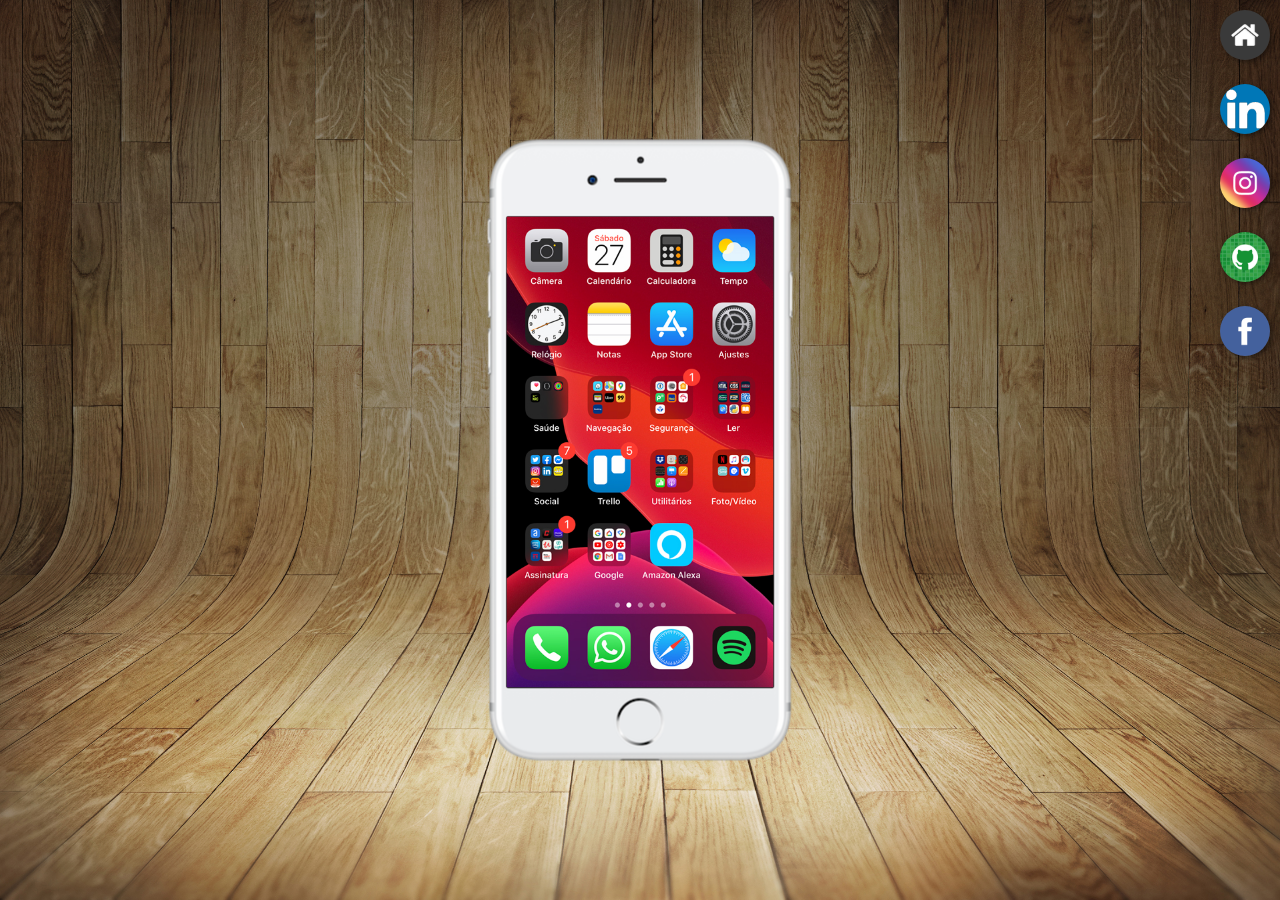
<file: index.html>
<!DOCTYPE html>
<html lang="pt-br">
<head>
    <meta charset="UTF-8">
    <meta http-equiv="X-UA-Compatible" content="IE=edge">
    <meta name="viewport" content="width=device-width, initial-scale=1.0">
    <title>Projeto redes sociais</title>
    <link rel="shortcut icon" href="favicon.ico" type="image/x-icon">
    <link rel="stylesheet" href="estilos/style.css">
</head>
<body>
    <main>
        <section id="phone">
            <iframe src="home.html" name="screen" id="screen" frameborder="0">Seu navegador não é compatível com isso</iframe>
        </section>
            
        <section>
            <a href="home.html" target="screen" ><img src="imagens/logo-home.jpg" alt="home"></a><br>
            <a href="linkedin.html" target="screen"><img src="imagens/logo-linkedin2.png" alt="linkedin"></a><br>
            <a href="instagram.html" target="screen"><img src="imagens/logo-instagram.jpg" alt="instagram"></a><br>
            <a href="github.html" target="screen"><img src="imagens/logo-github.jpg" alt="github"></a><br>
            <a href="facebook.html" target="screen"><img src="imagens/logo-facebook.jpg" alt="facebook"></a>
        </section>
    </main>
</body>
</html>
</file>
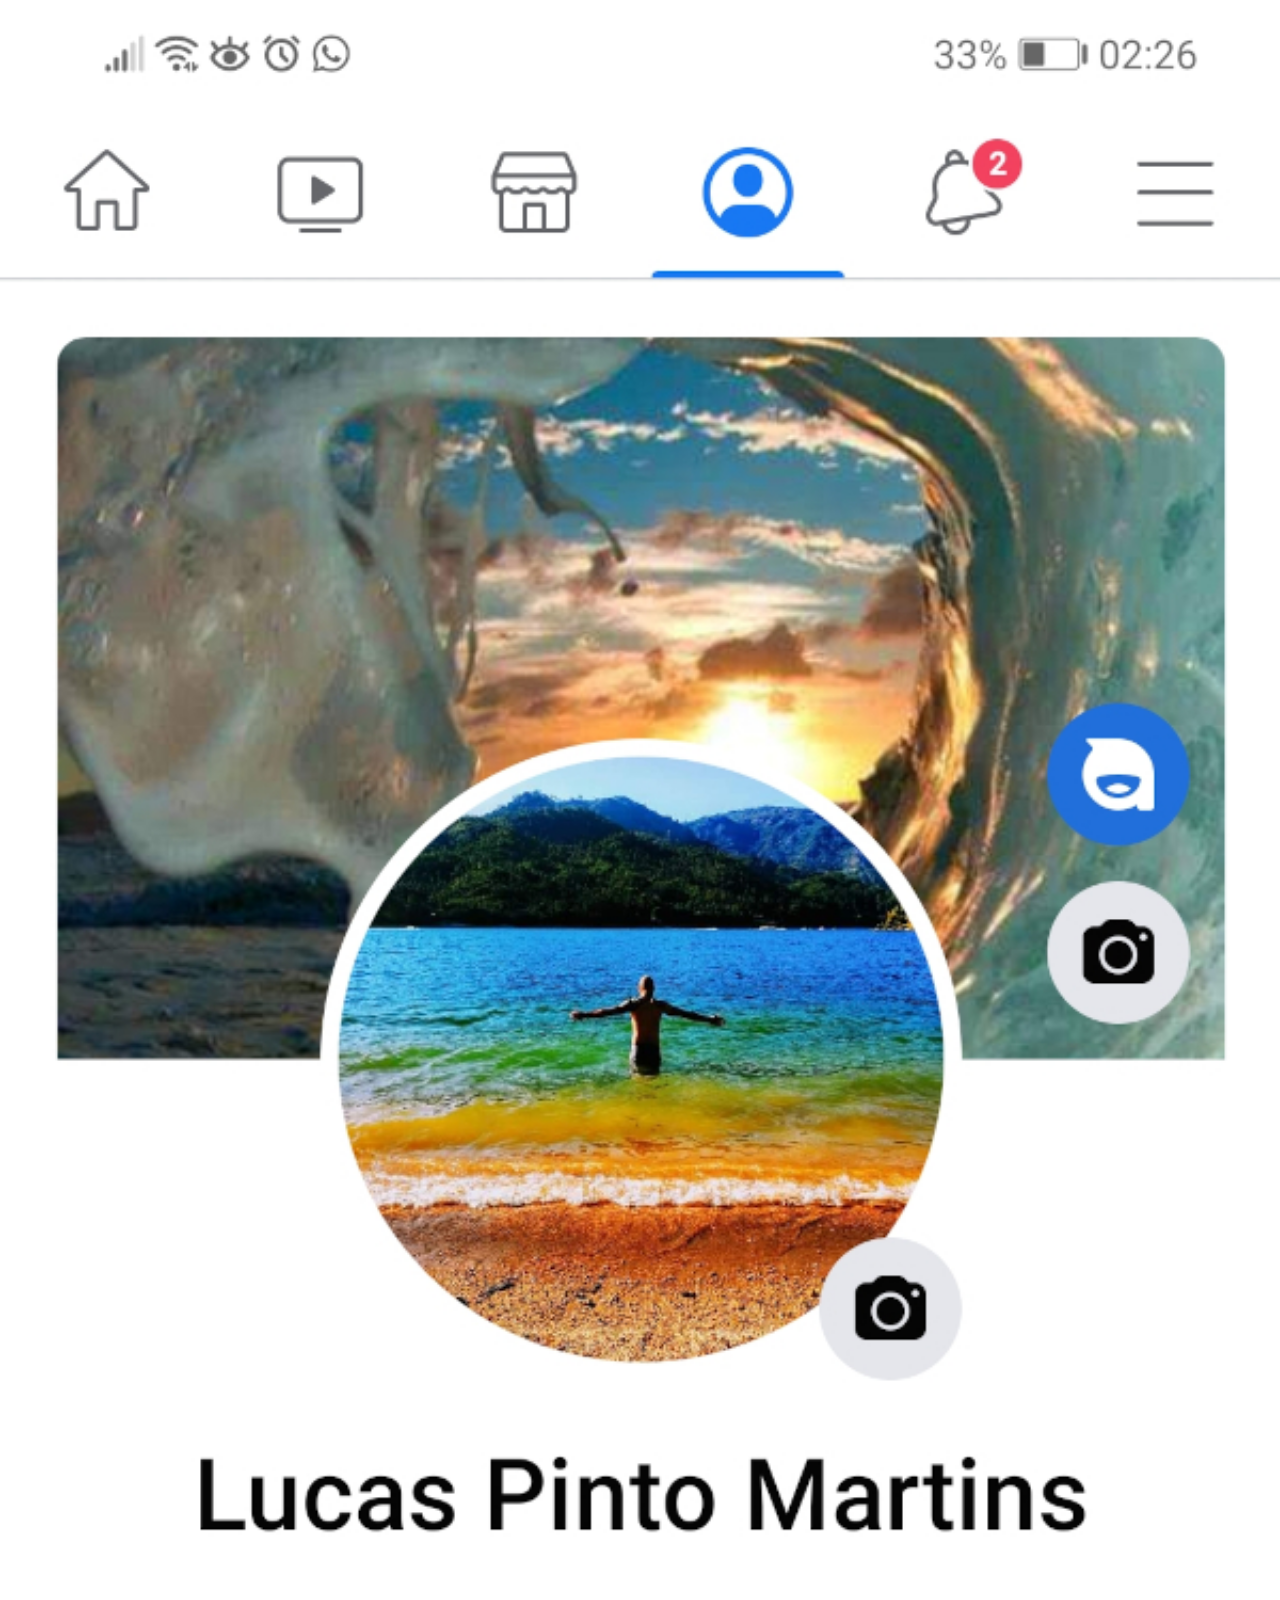
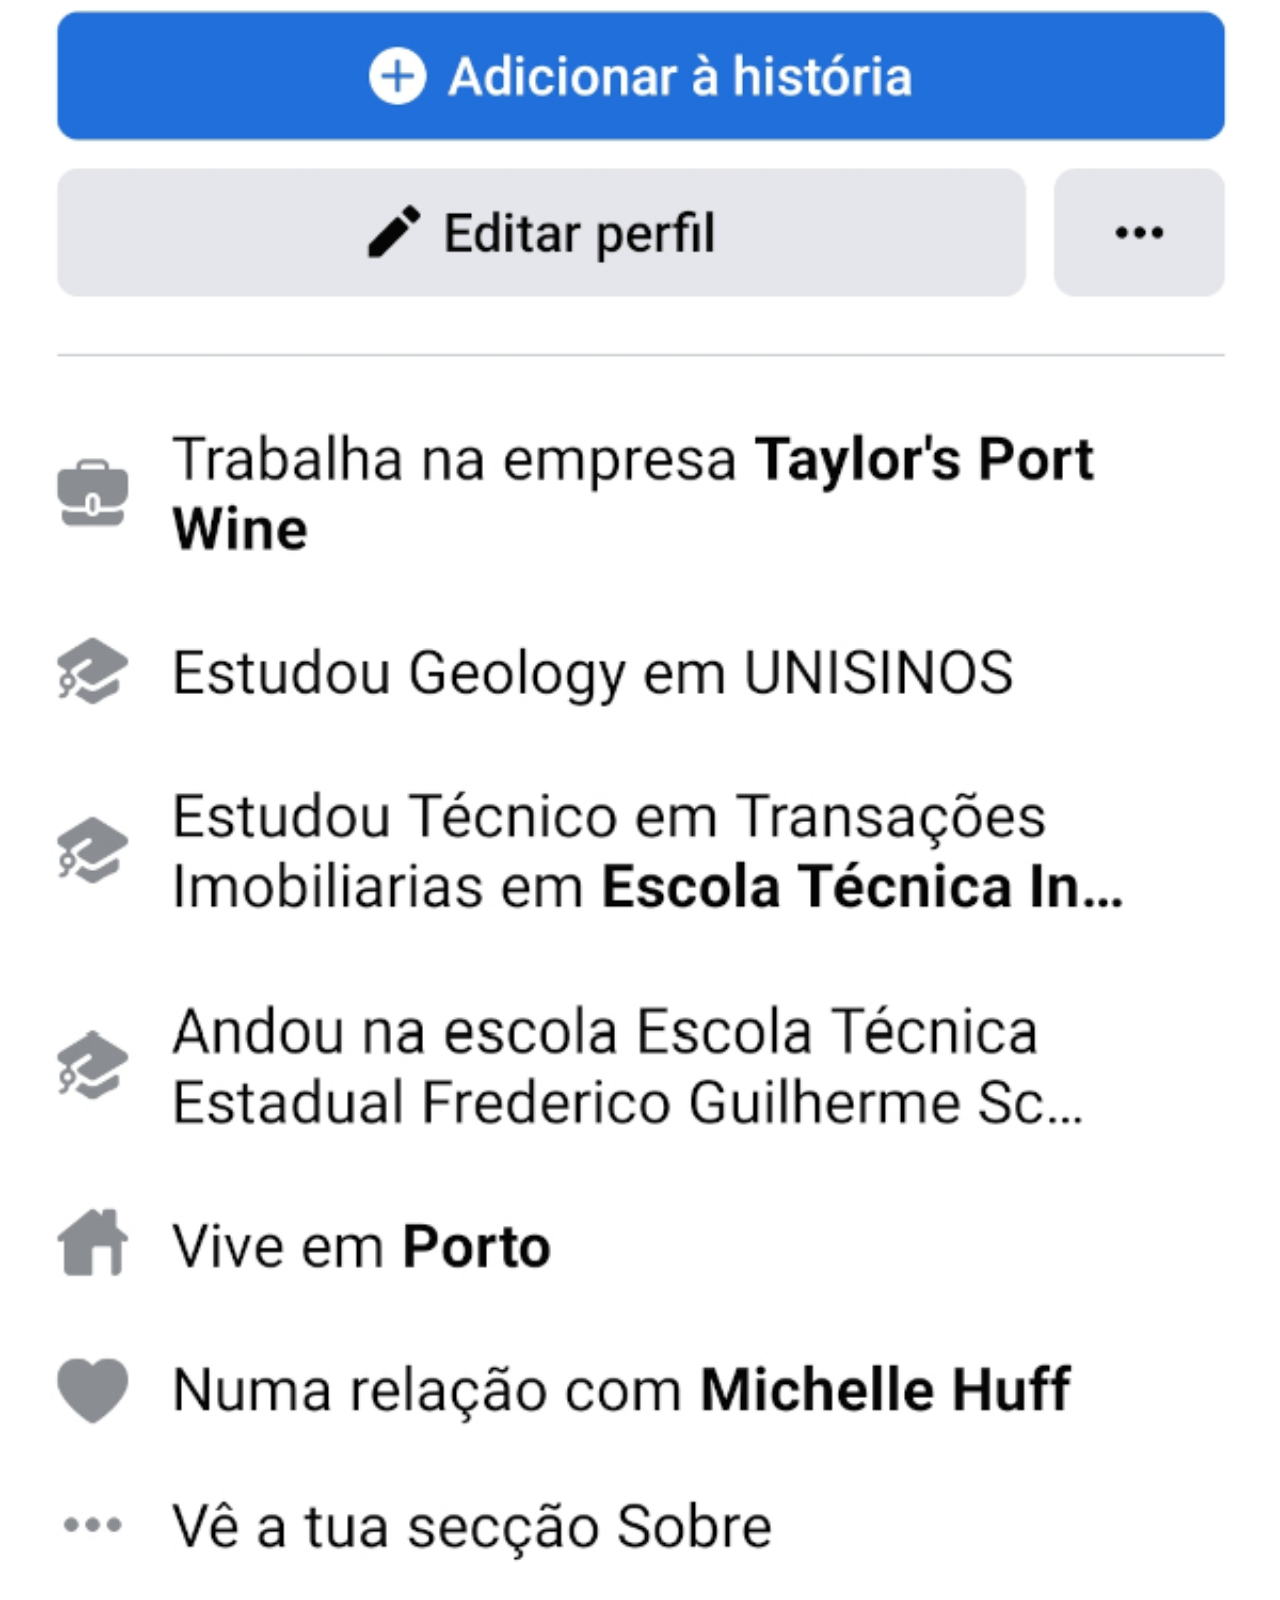
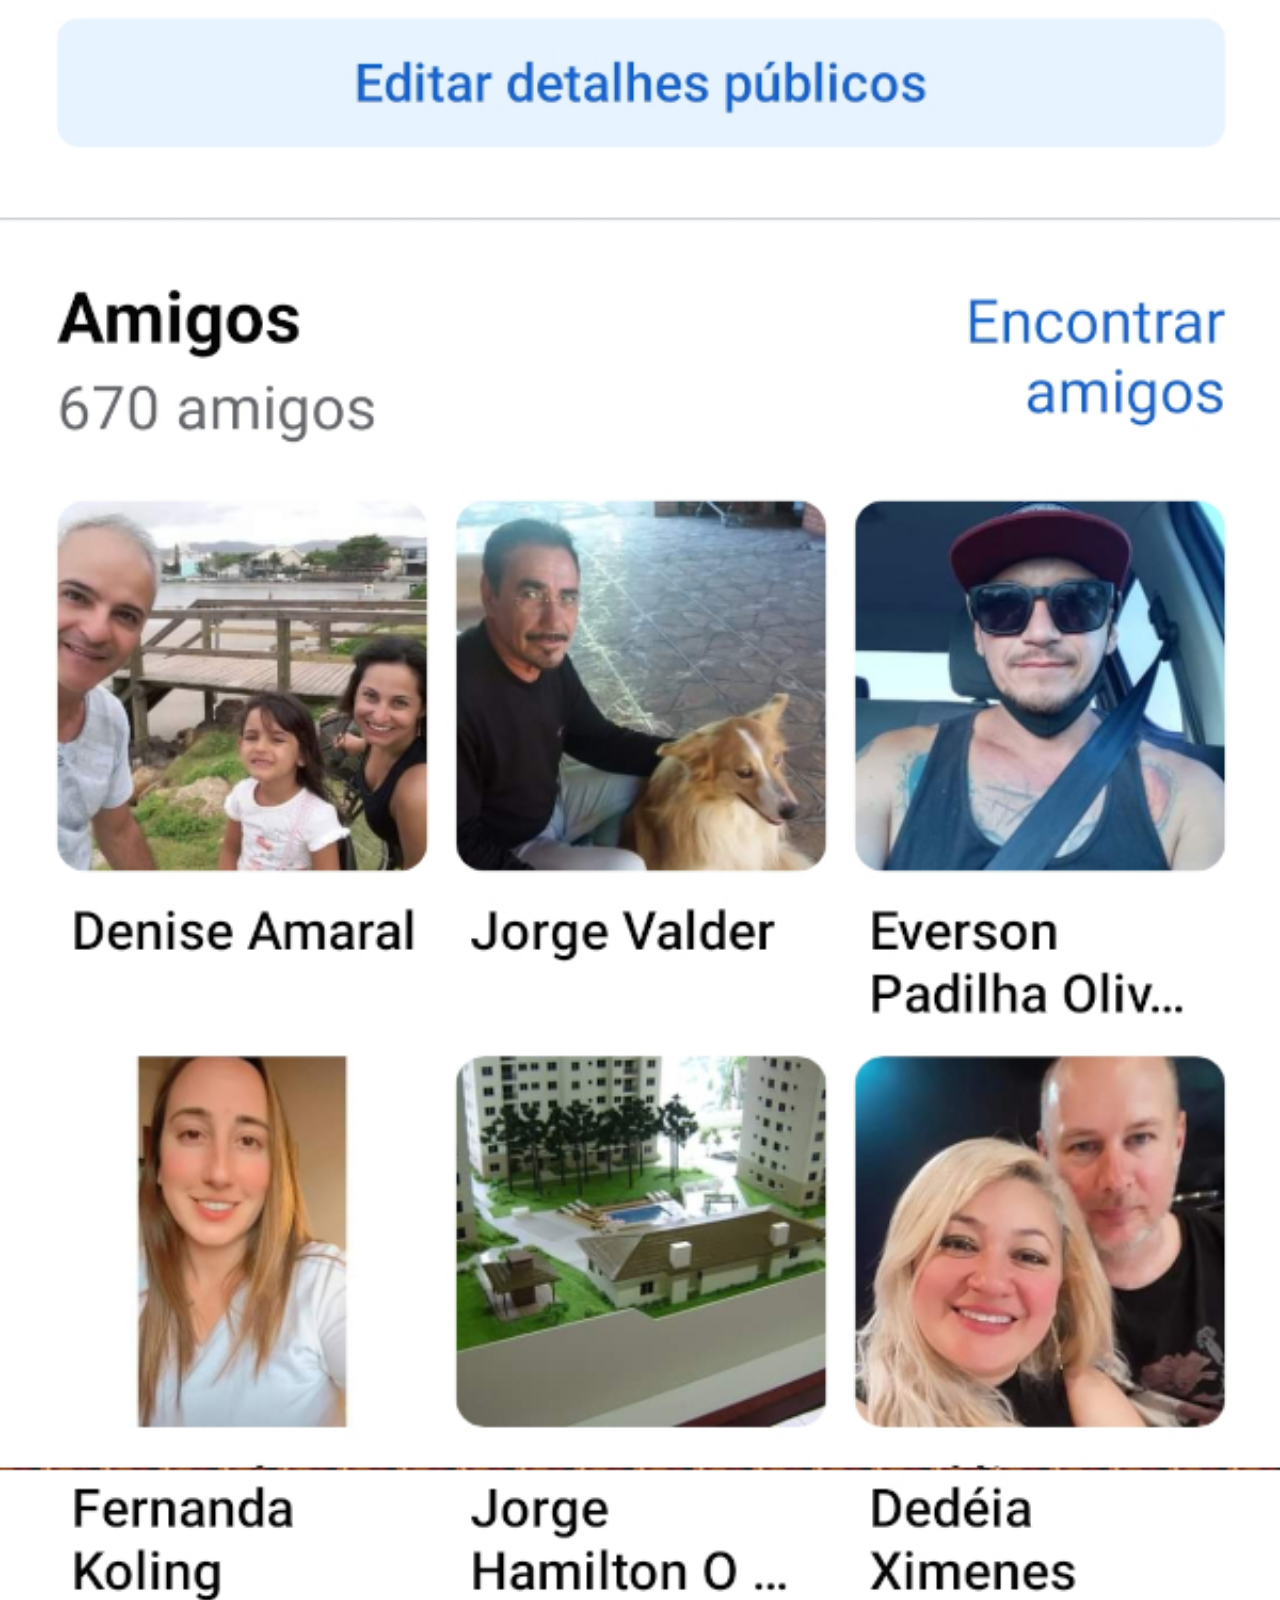
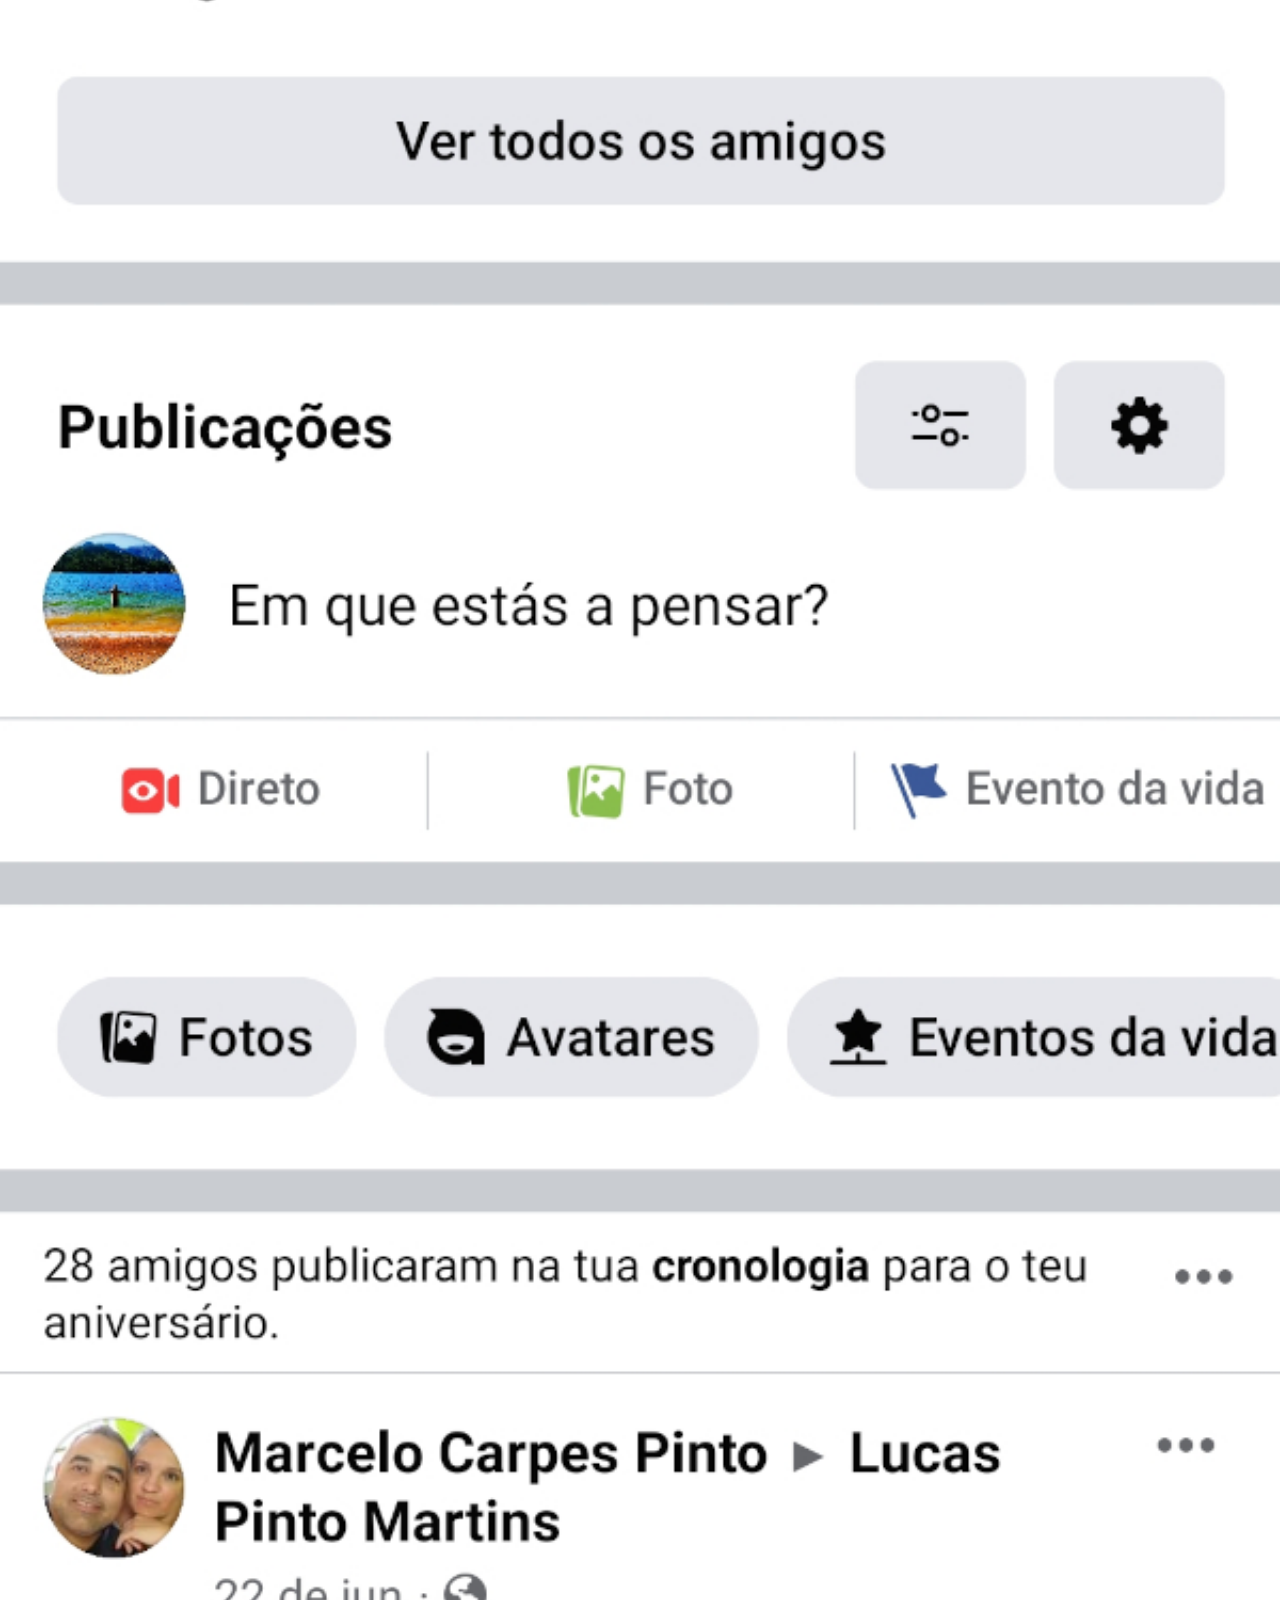
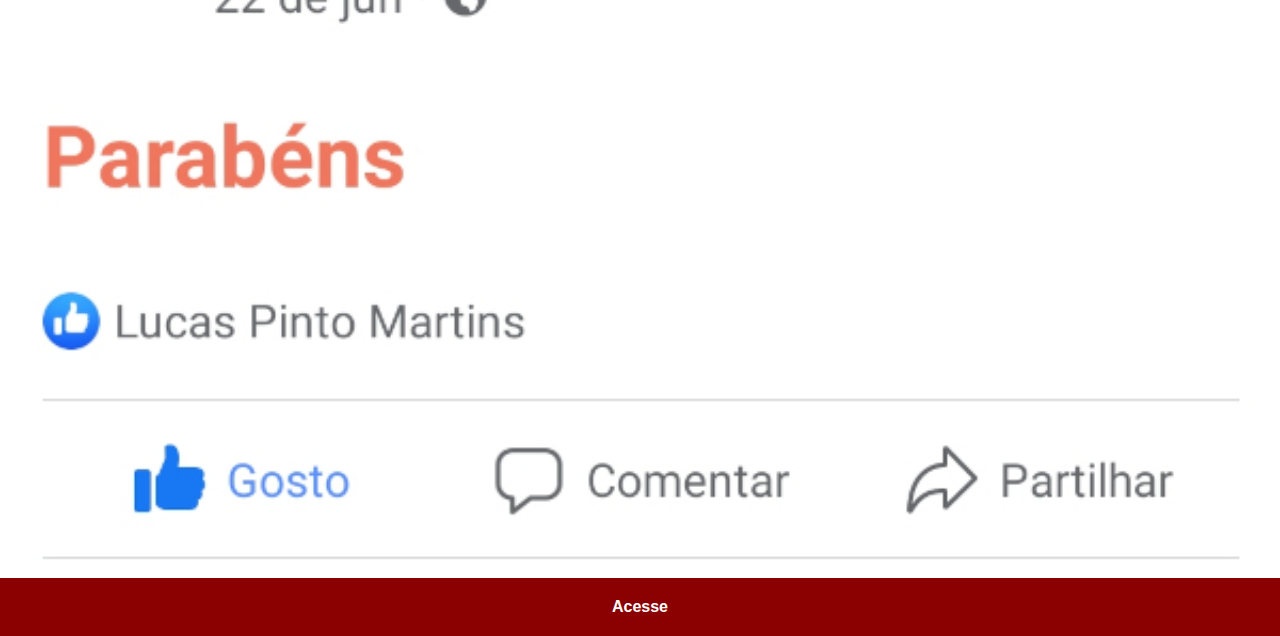
<file: facebook.html>
<!DOCTYPE html>
<html lang="pt-br">
<head>
    <meta charset="UTF-8">
    <meta http-equiv="X-UA-Compatible" content="IE=edge">
    <meta name="viewport" content="width=device-width, initial-scale=1.0">
    <title>Facebook</title>
    <link rel="stylesheet" href="estilos/social.css">
</head>
<body>
    <img src="imagens/tela-facebook.jpg" alt="Facebook">
    <a href="https://www.facebook.com/lucas.pintomartins" target="_blank">Acesse</a>
</body>
</html>
</file>
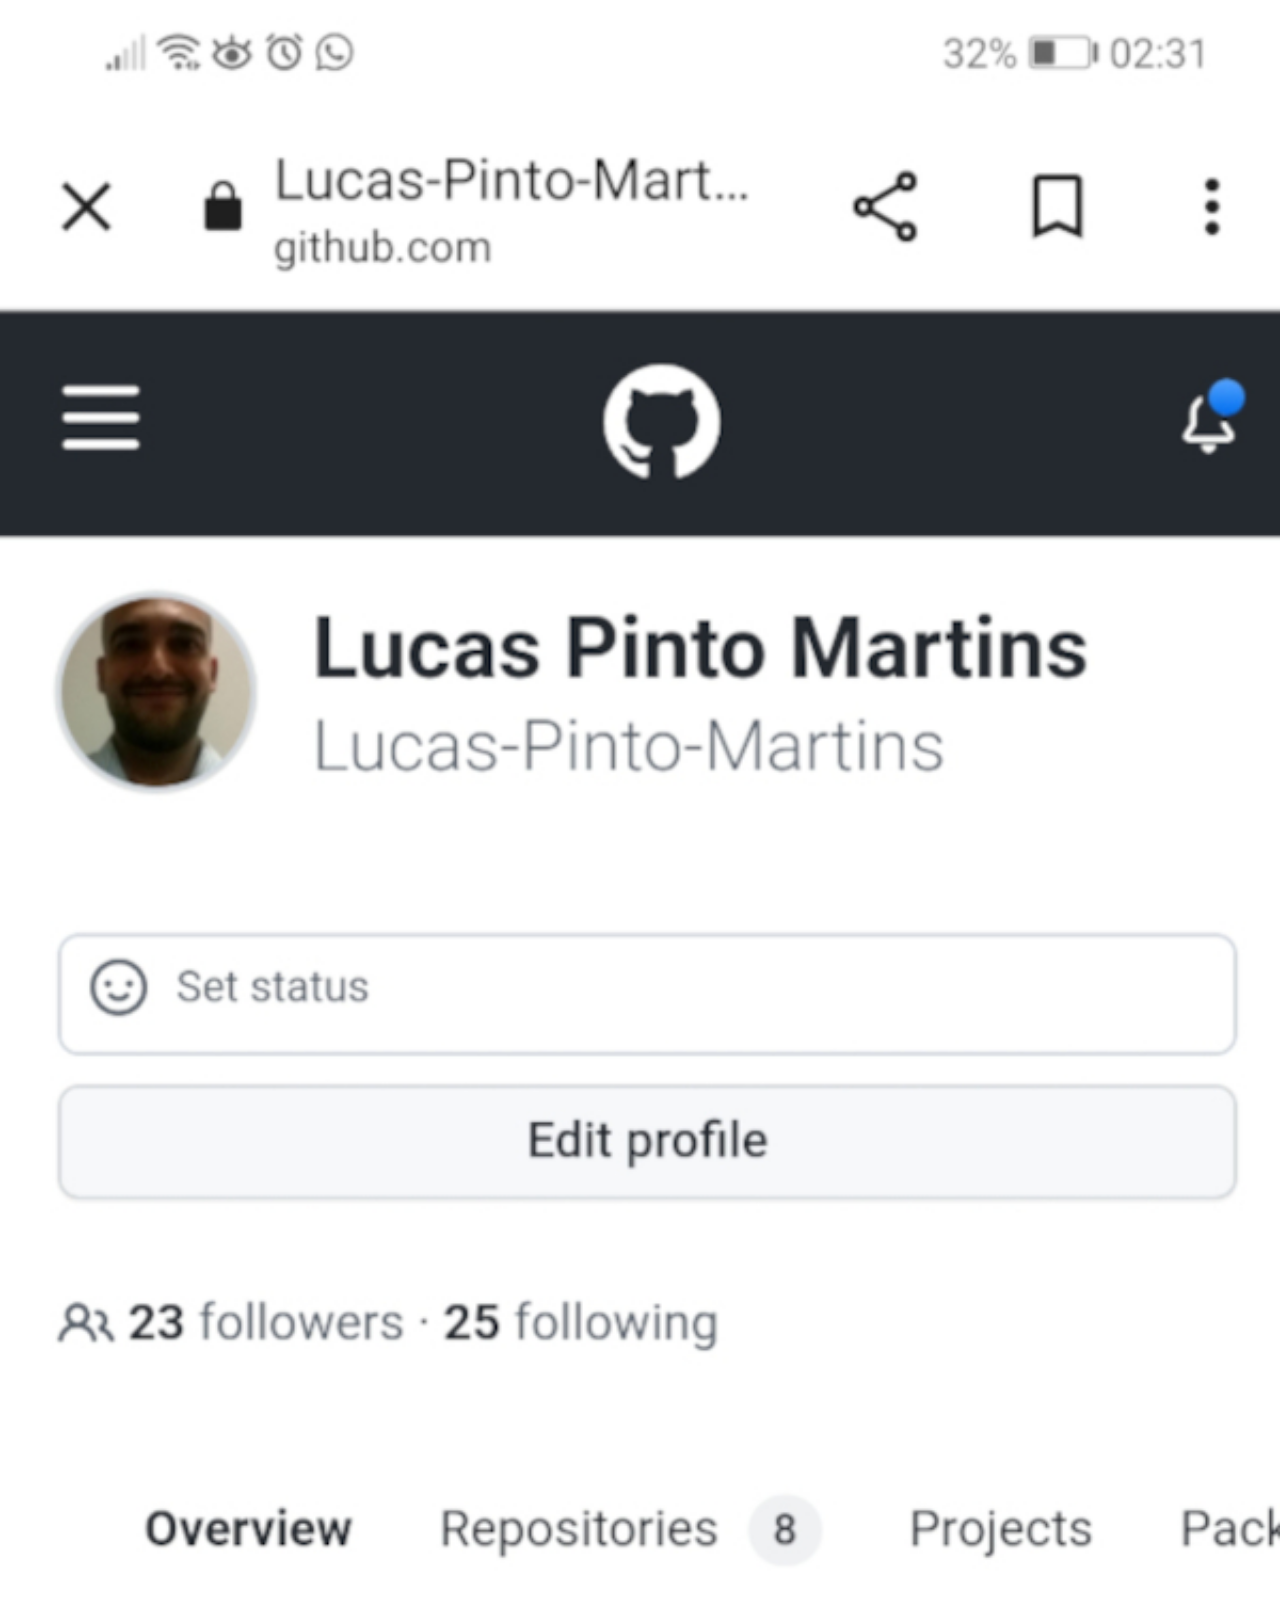
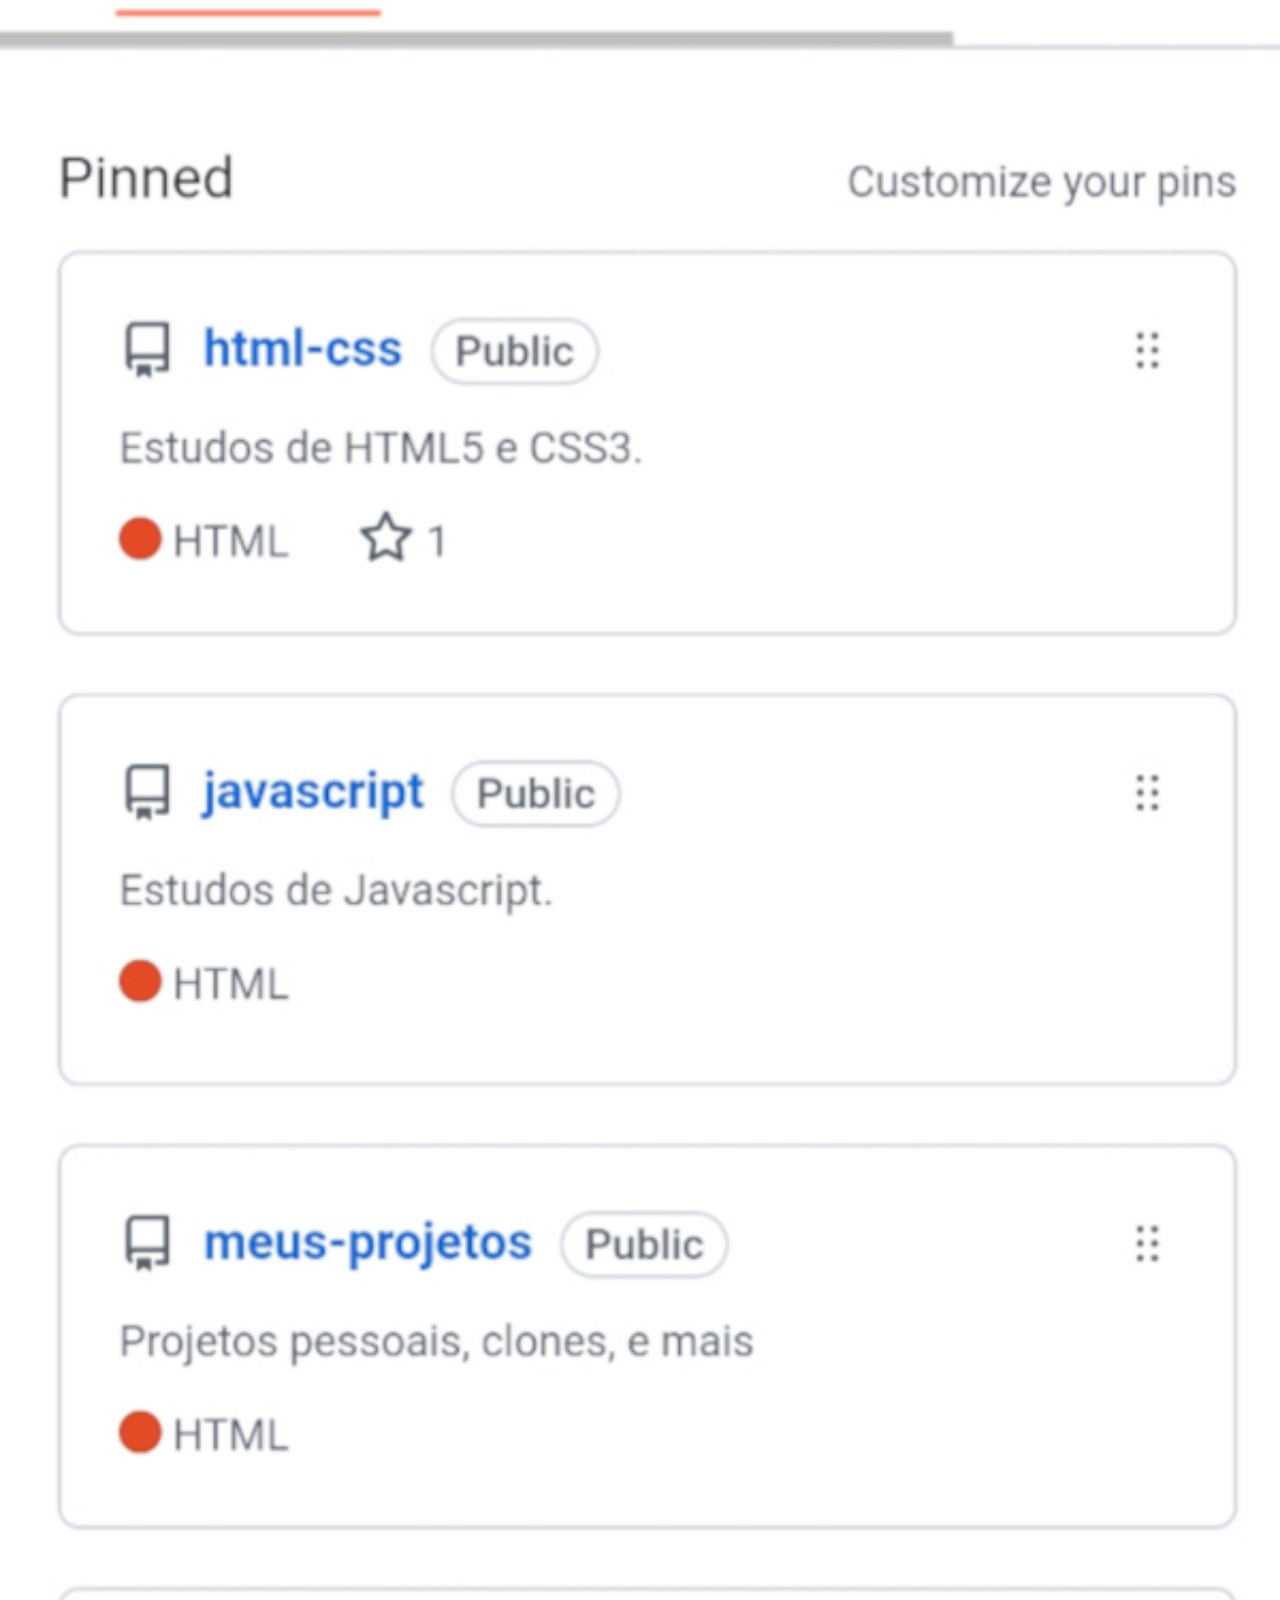
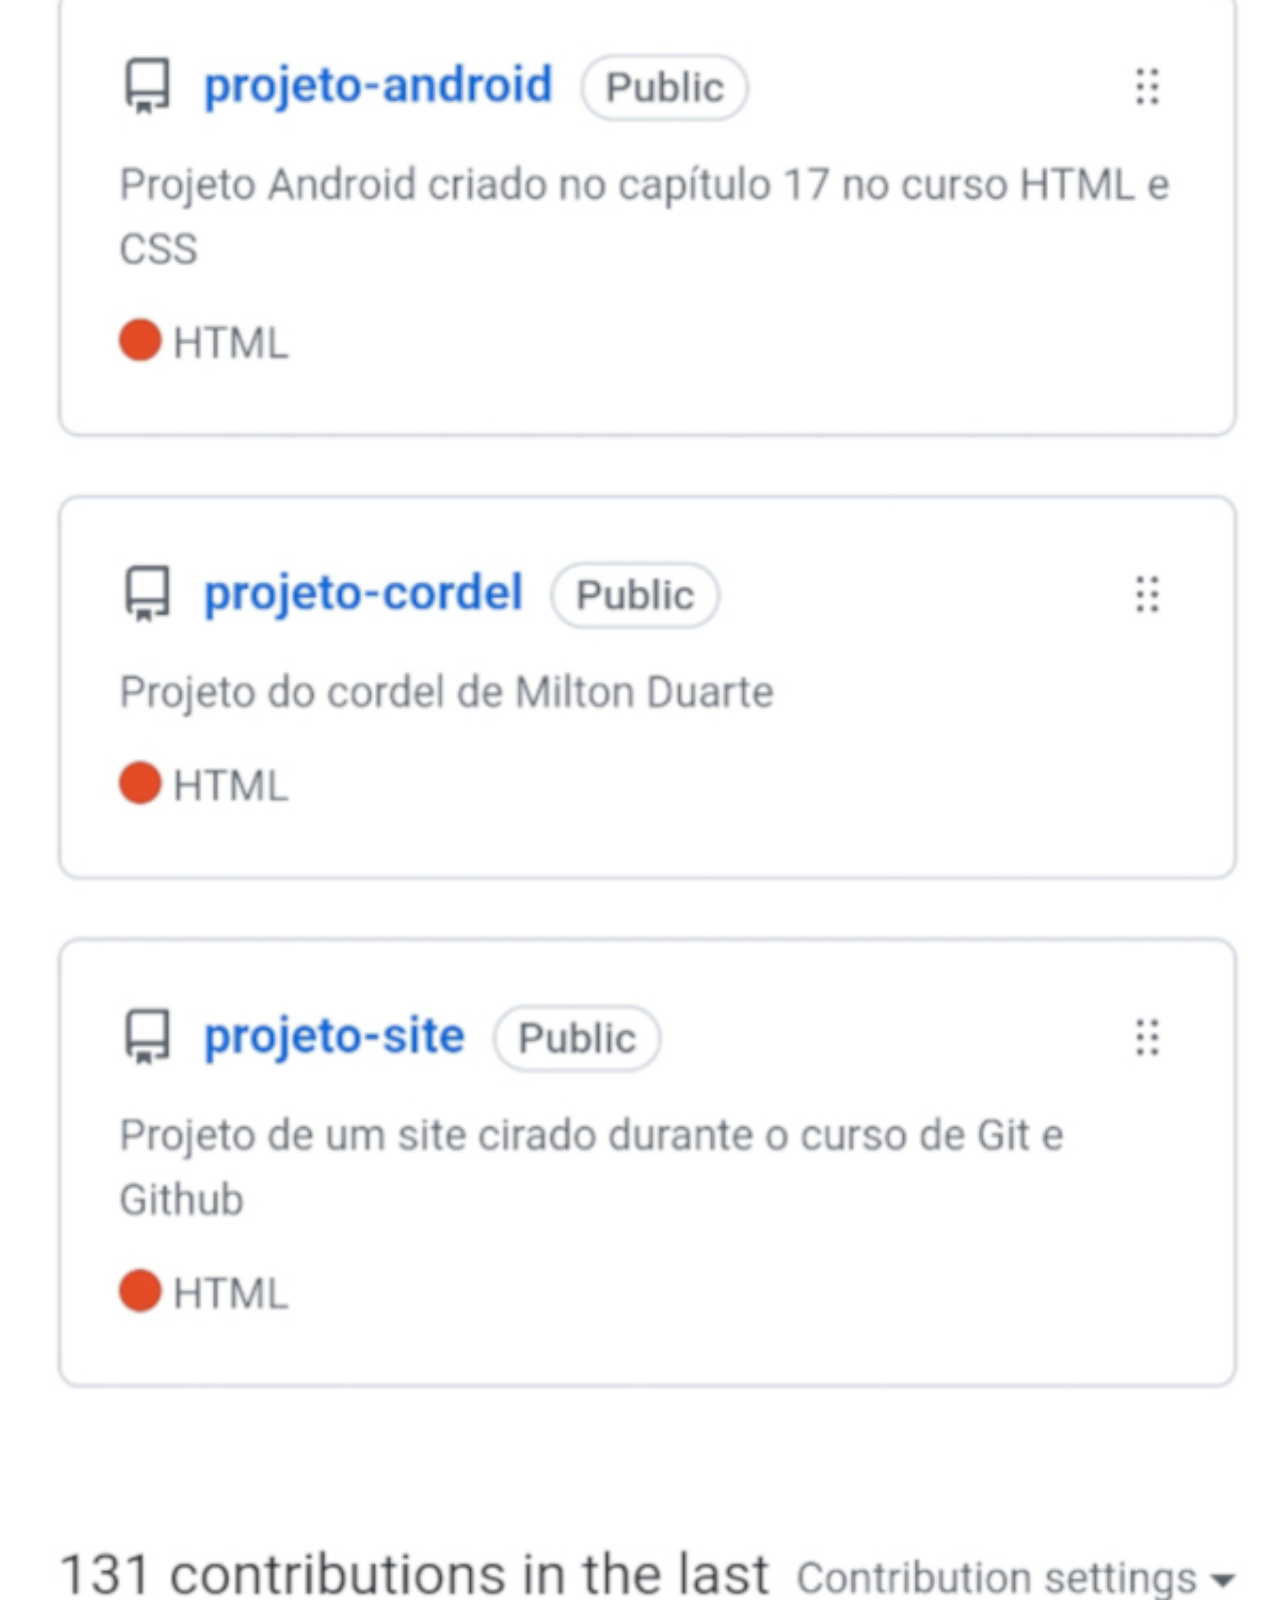
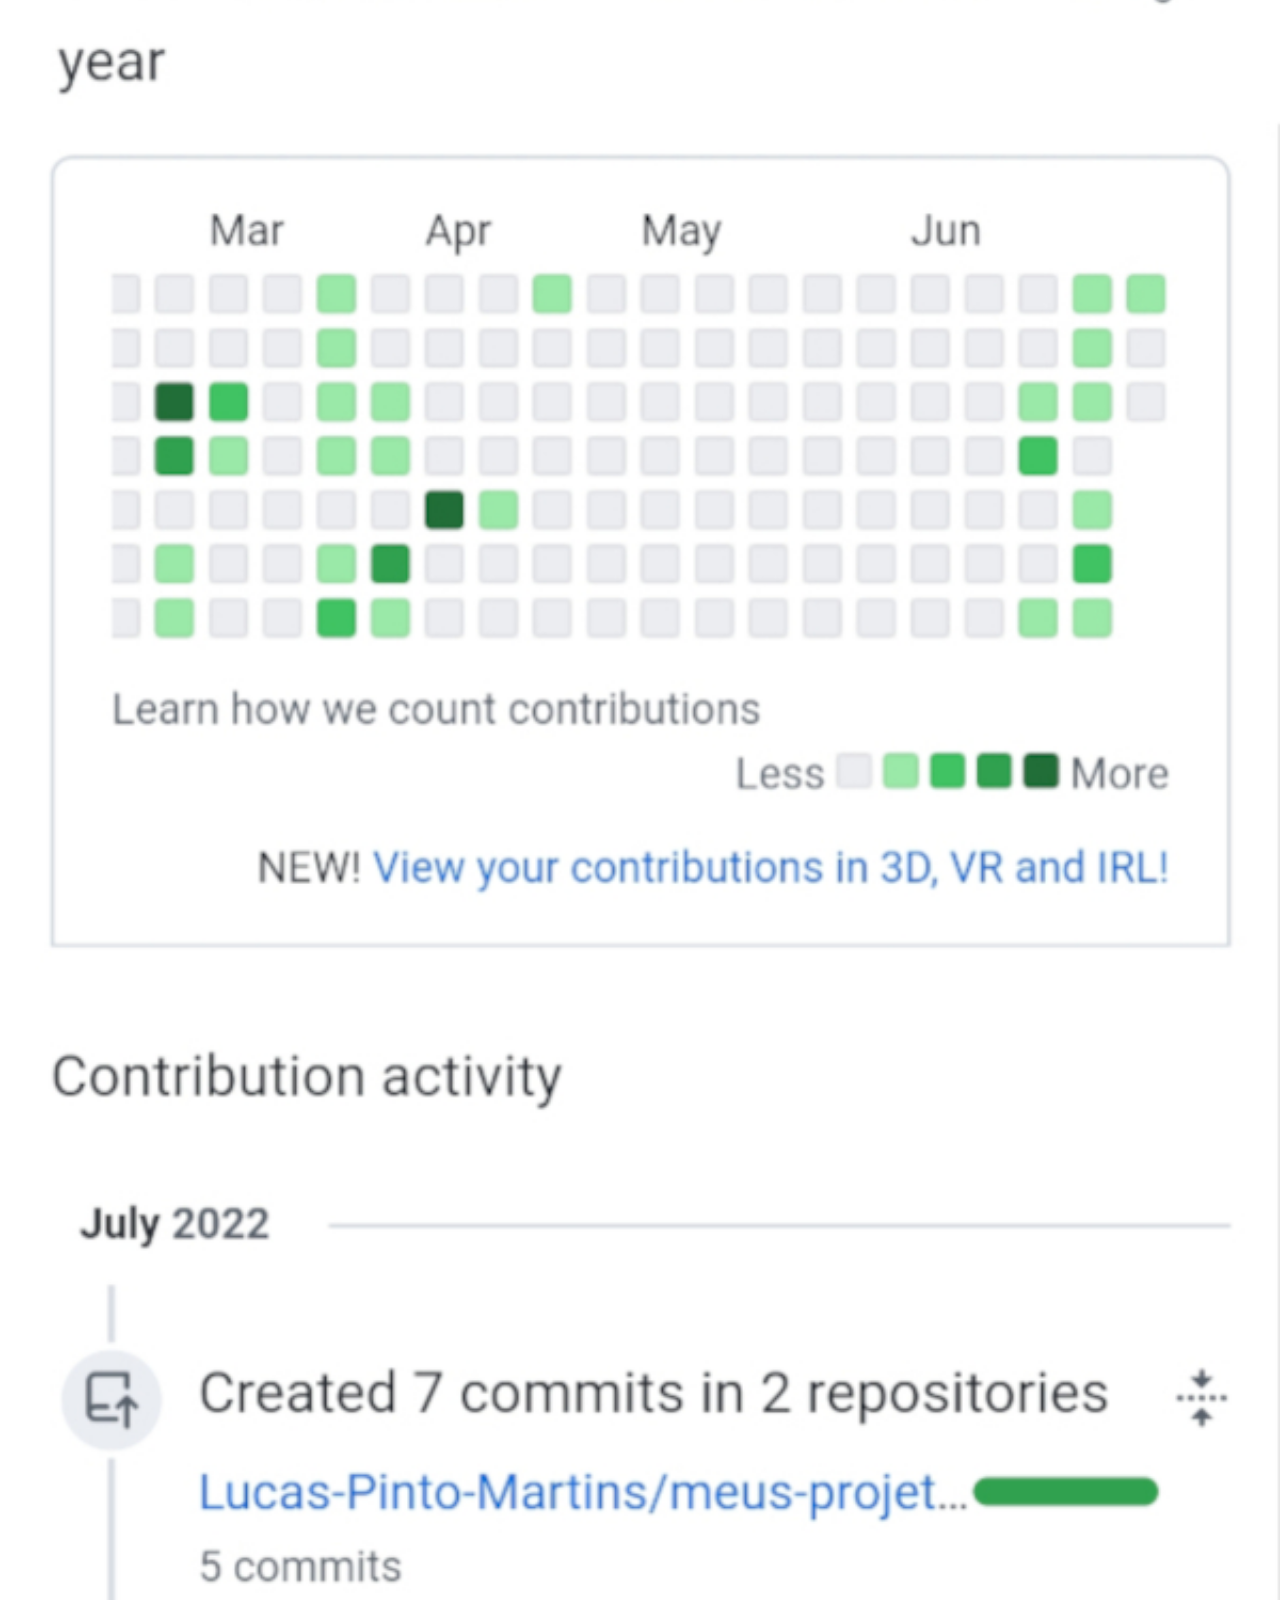
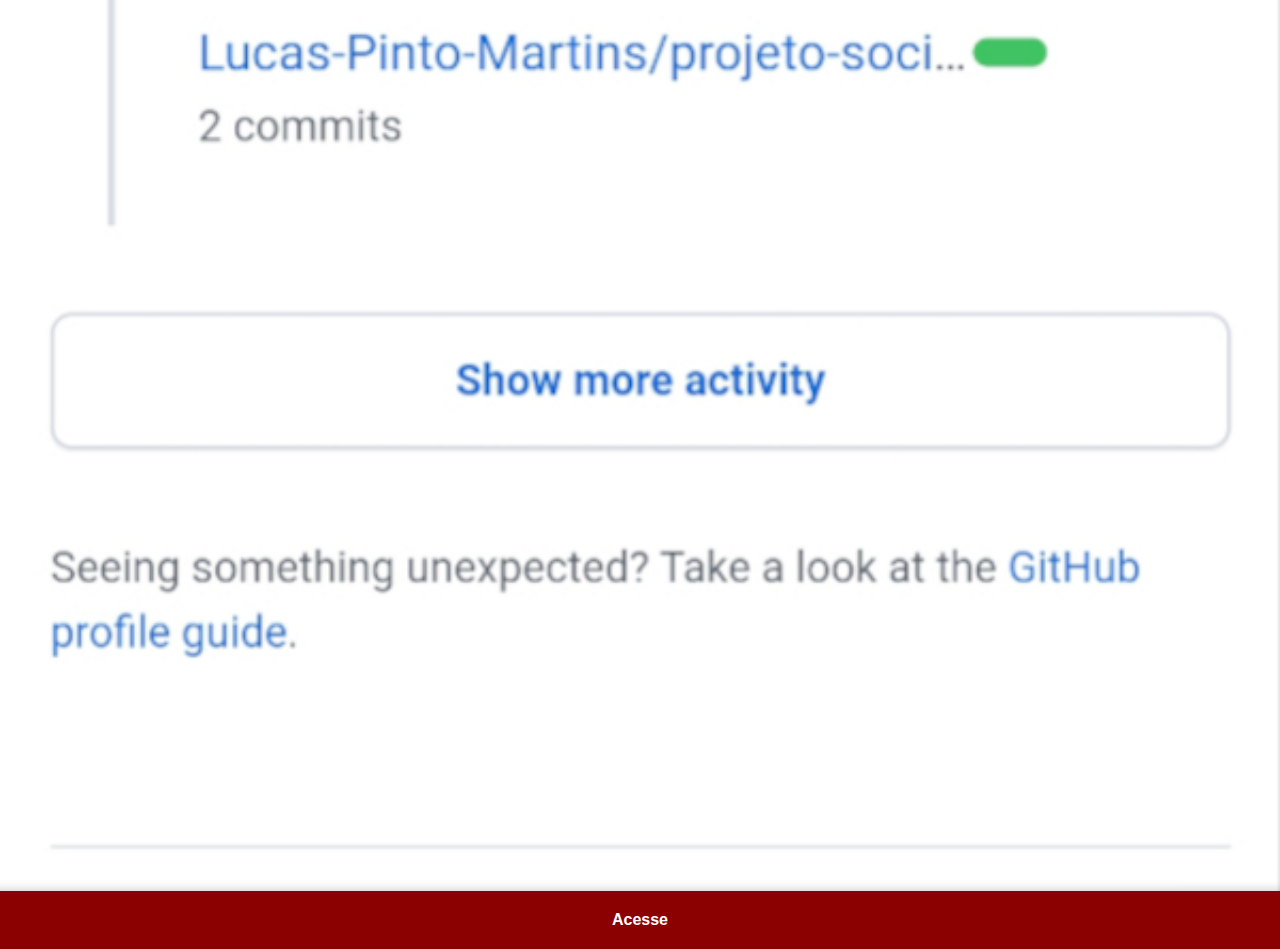
<file: github.html>
<!DOCTYPE html>
<html lang="pt-br">
<head>
    <meta charset="UTF-8">
    <meta http-equiv="X-UA-Compatible" content="IE=edge">
    <meta name="viewport" content="width=device-width, initial-scale=1.0">
    <title>Página github</title>
    <link rel="stylesheet" href="estilos/social.css">
</head>
<body>
    <img src="imagens/tela-github.jpg" alt="Github">
    <a href="https://github.com/Lucas-Pinto-Martins" target="_blank">Acesse</a>
</body>
</html>
</file>
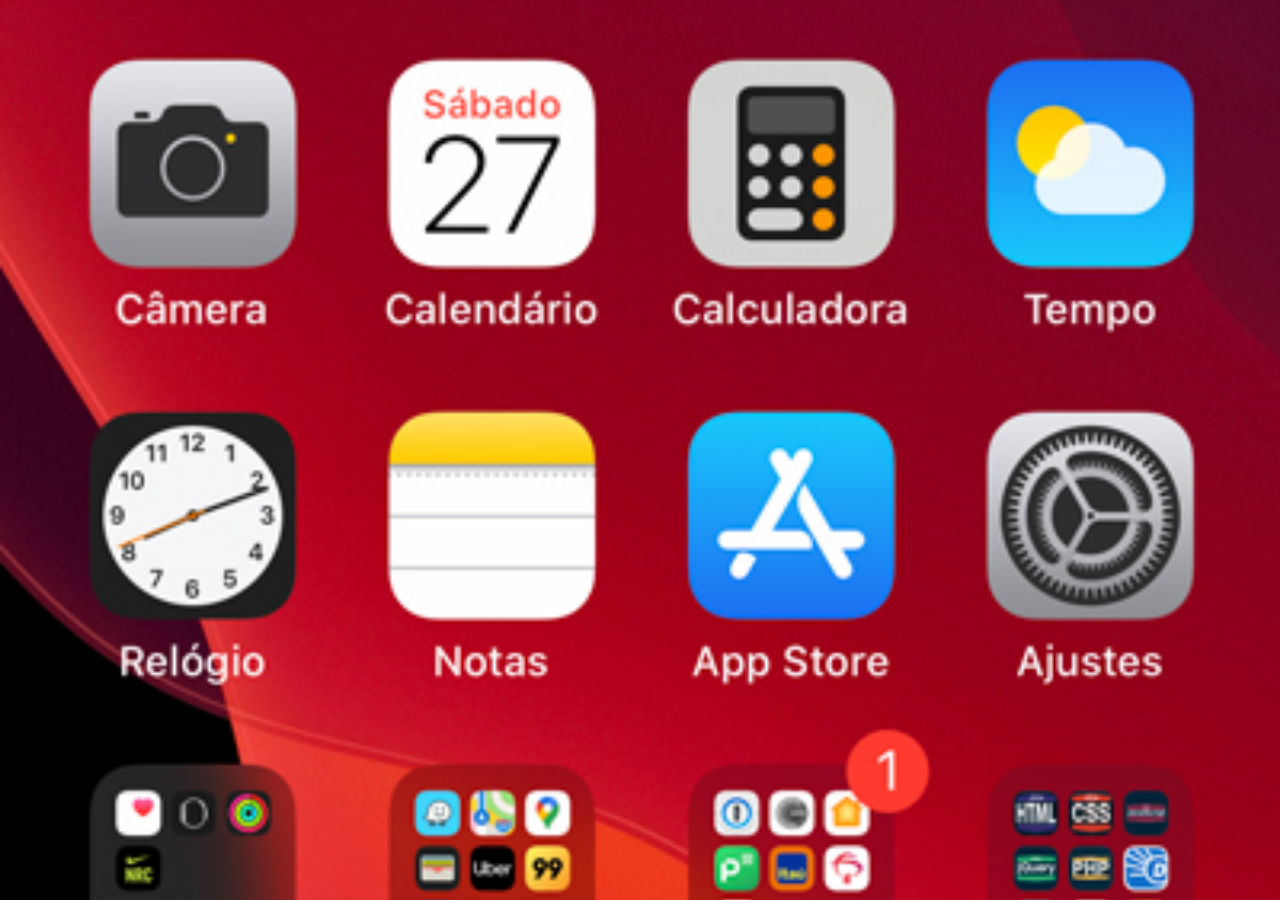
<file: home.html>
<!DOCTYPE html>
<html lang="pt-br">
<head>
    <meta charset="UTF-8">
    <meta http-equiv="X-UA-Compatible" content="IE=edge">
    <meta name="viewport" content="width=device-width, initial-scale=1.0">
    <title>home</title>
    <style>
        *{
            margin: 0px;
            padding: 0px;
        }

        body{
            height: 100vh;
            width: 100vw;
            background: black url('imagens/tela-home.jpg')no-repeat top center;
            background-size: cover;
        }
    </style>
</head>
<body>
    
</body>
</html>
</file>
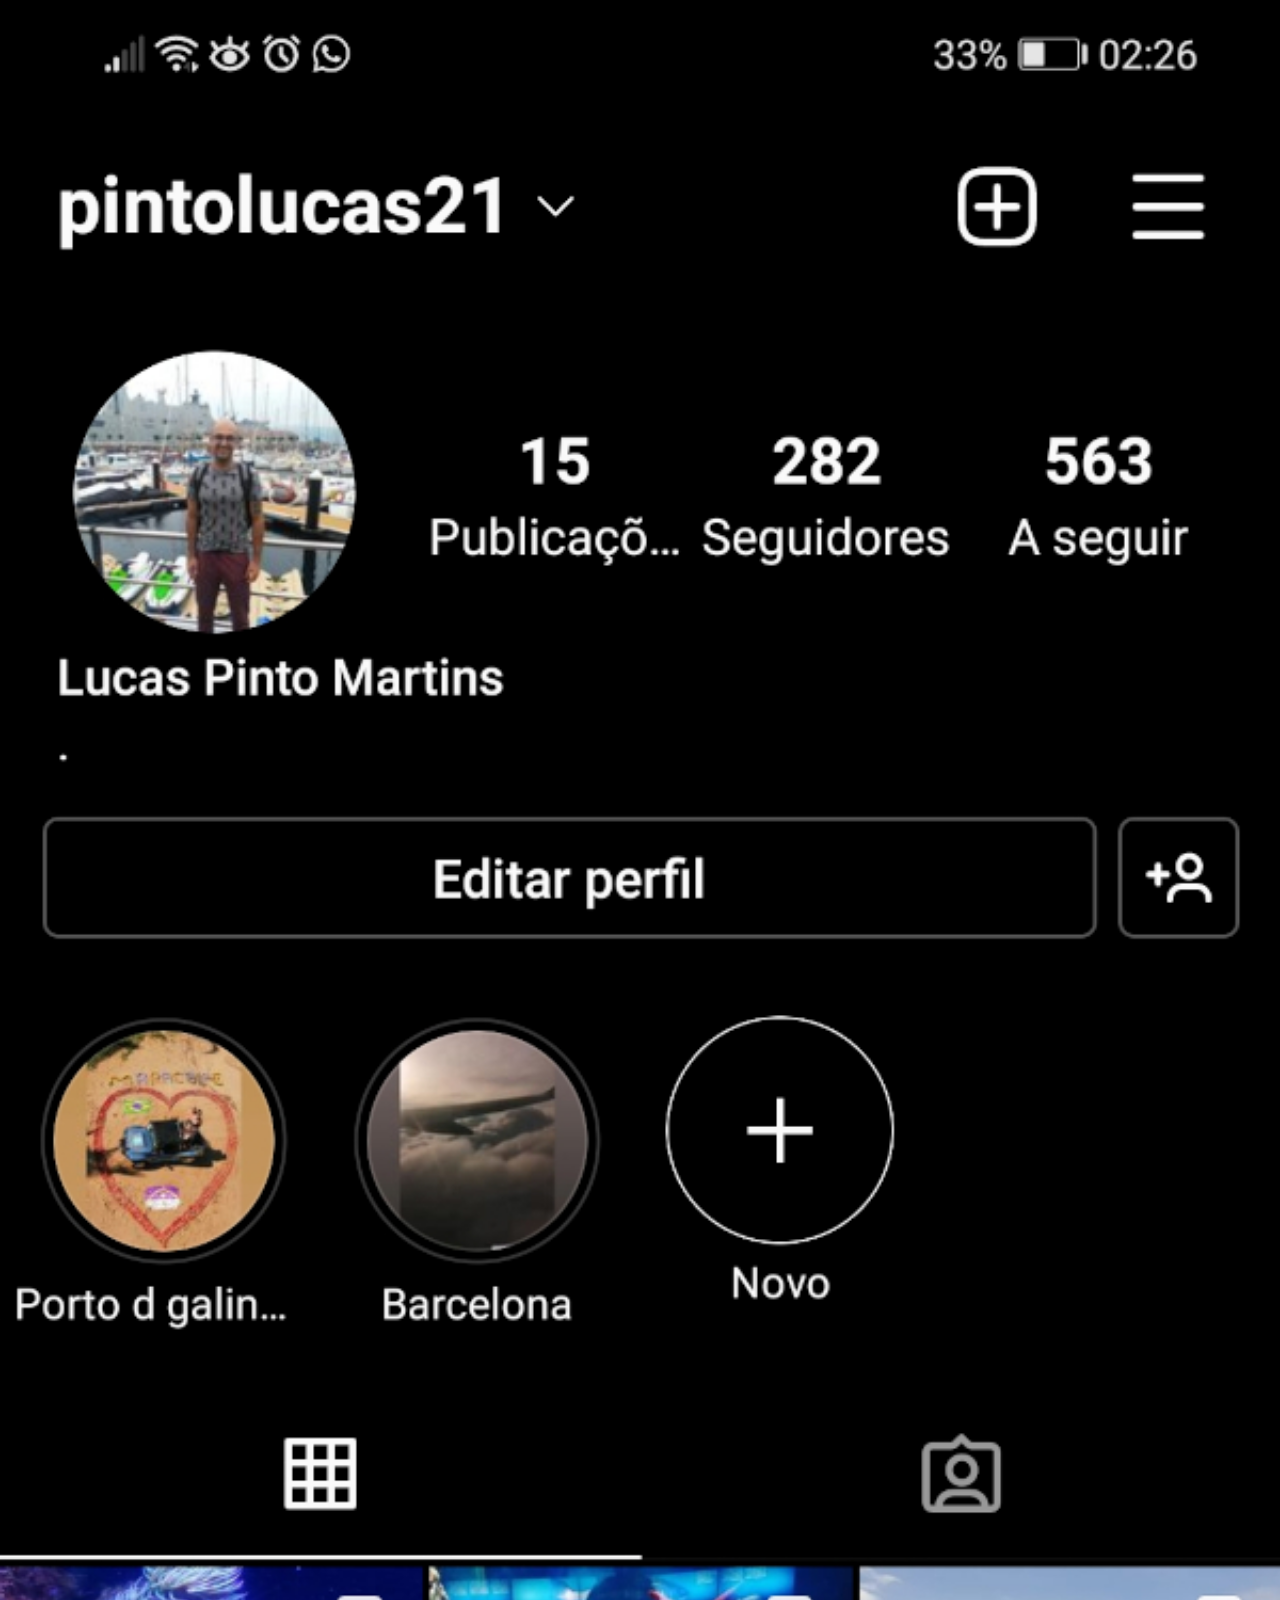
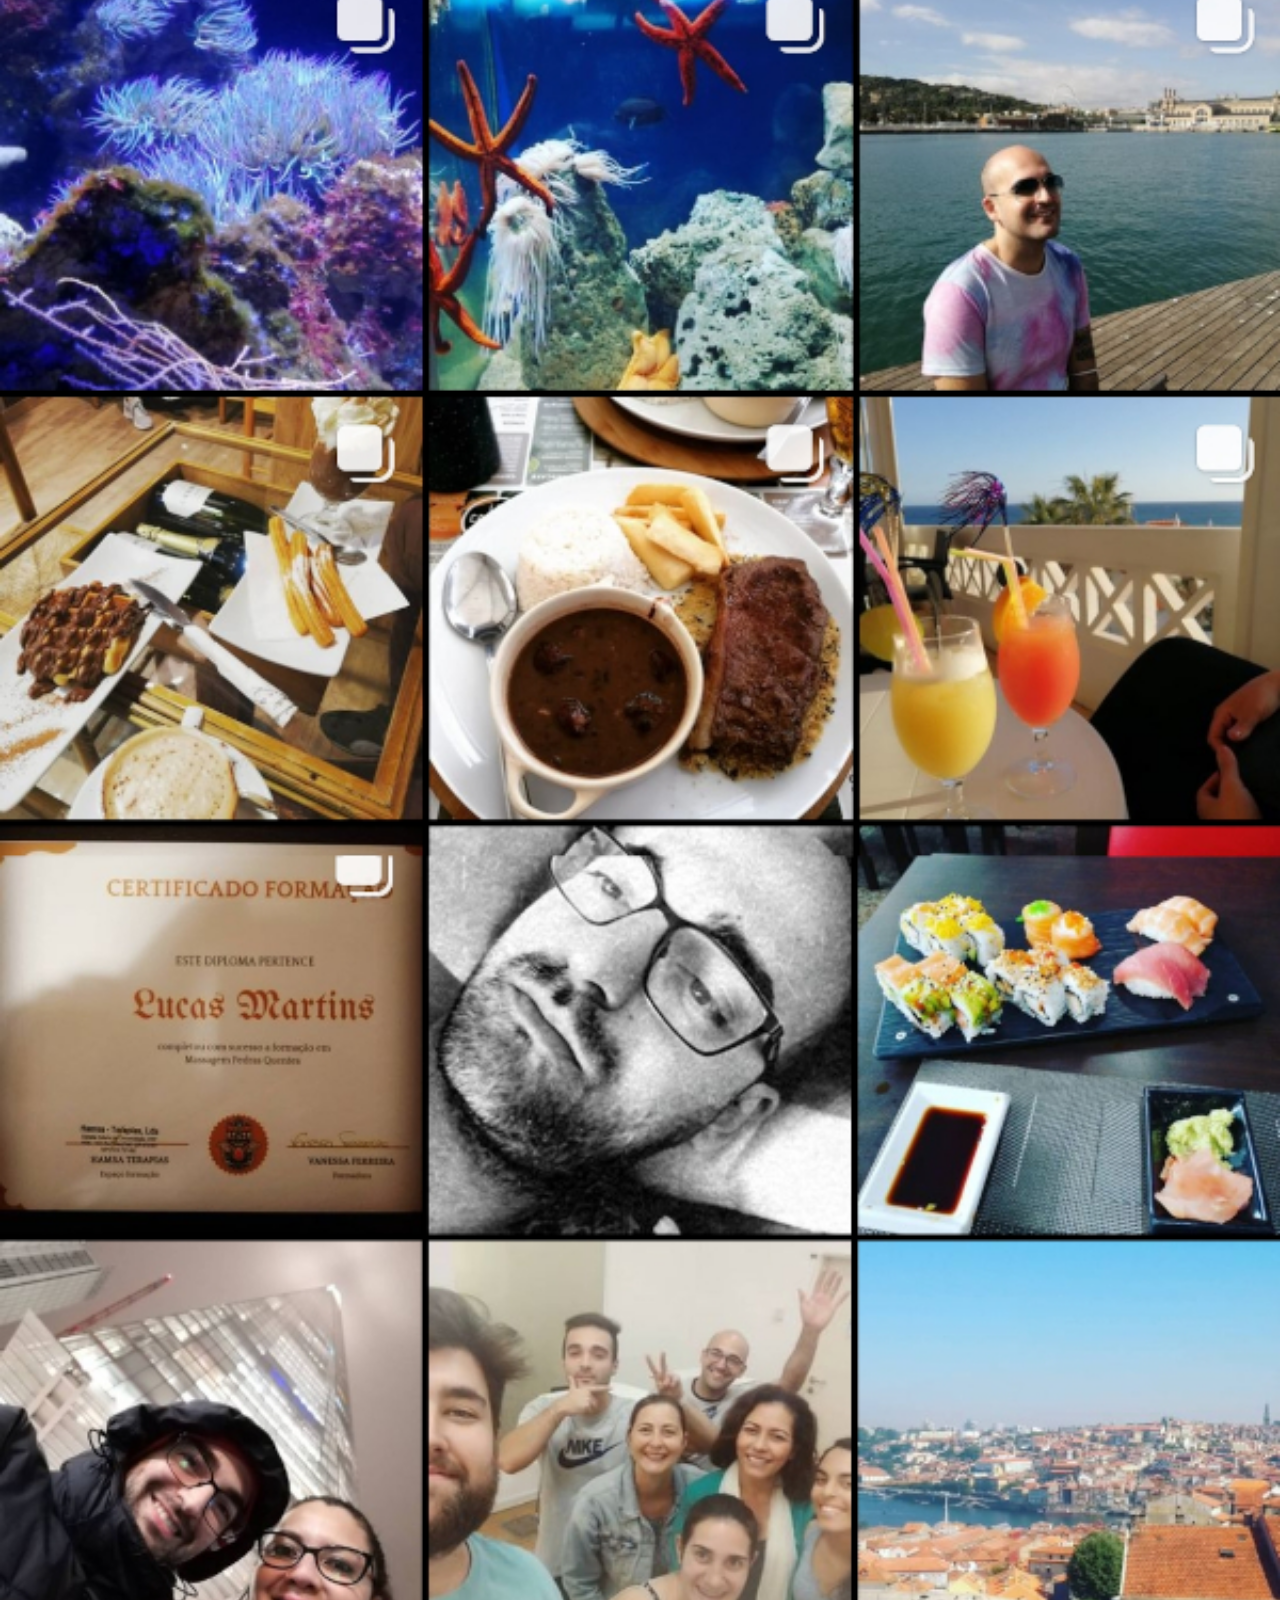
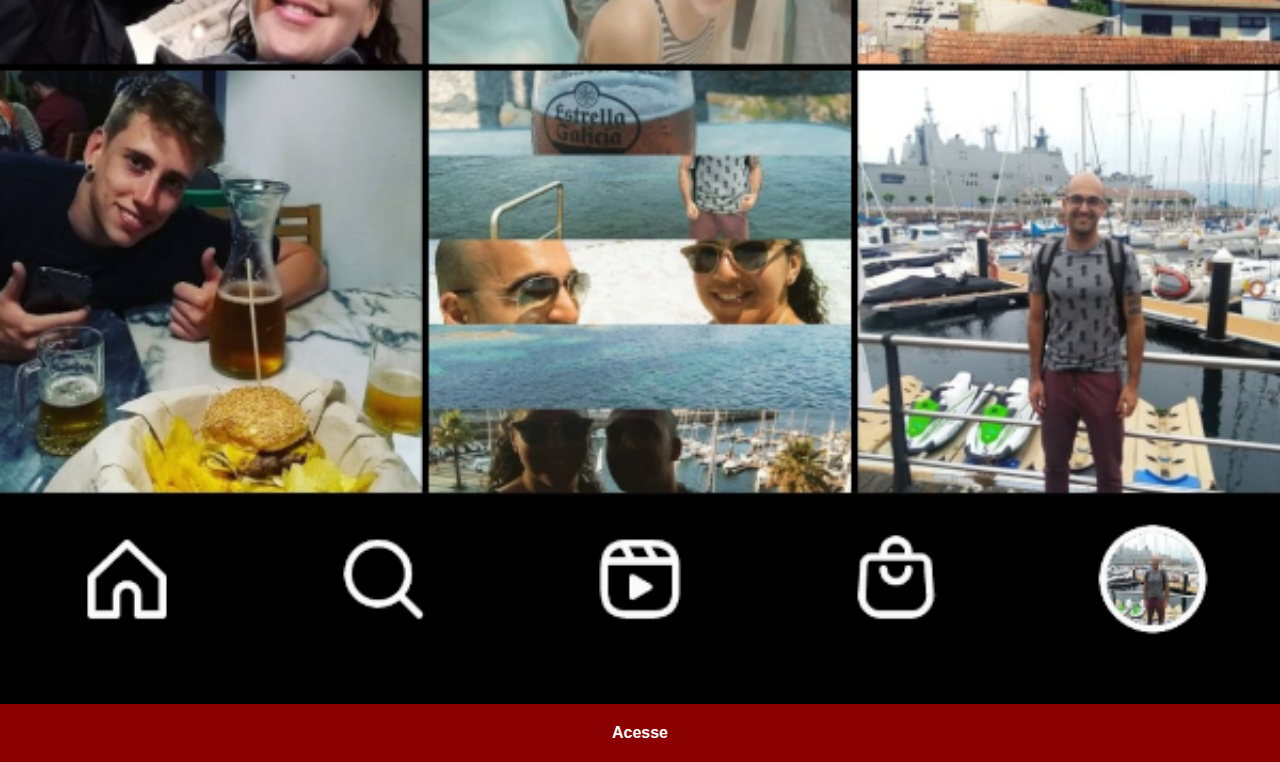
<file: instagram.html>
<!DOCTYPE html>
<html lang="pt-br">
<head>
    <meta charset="UTF-8">
    <meta http-equiv="X-UA-Compatible" content="IE=edge">
    <meta name="viewport" content="width=device-width, initial-scale=1.0">
    <title>Página instagram</title>
    <link rel="stylesheet" href="estilos/social.css">
</head>
<body>
    <img src="imagens/tela-instagram.jpg" alt="Instagram">
    <a href="https://www.instagram.com/pintolucas21/" target="_blank">Acesse</a>
</body>
</html>
</file>
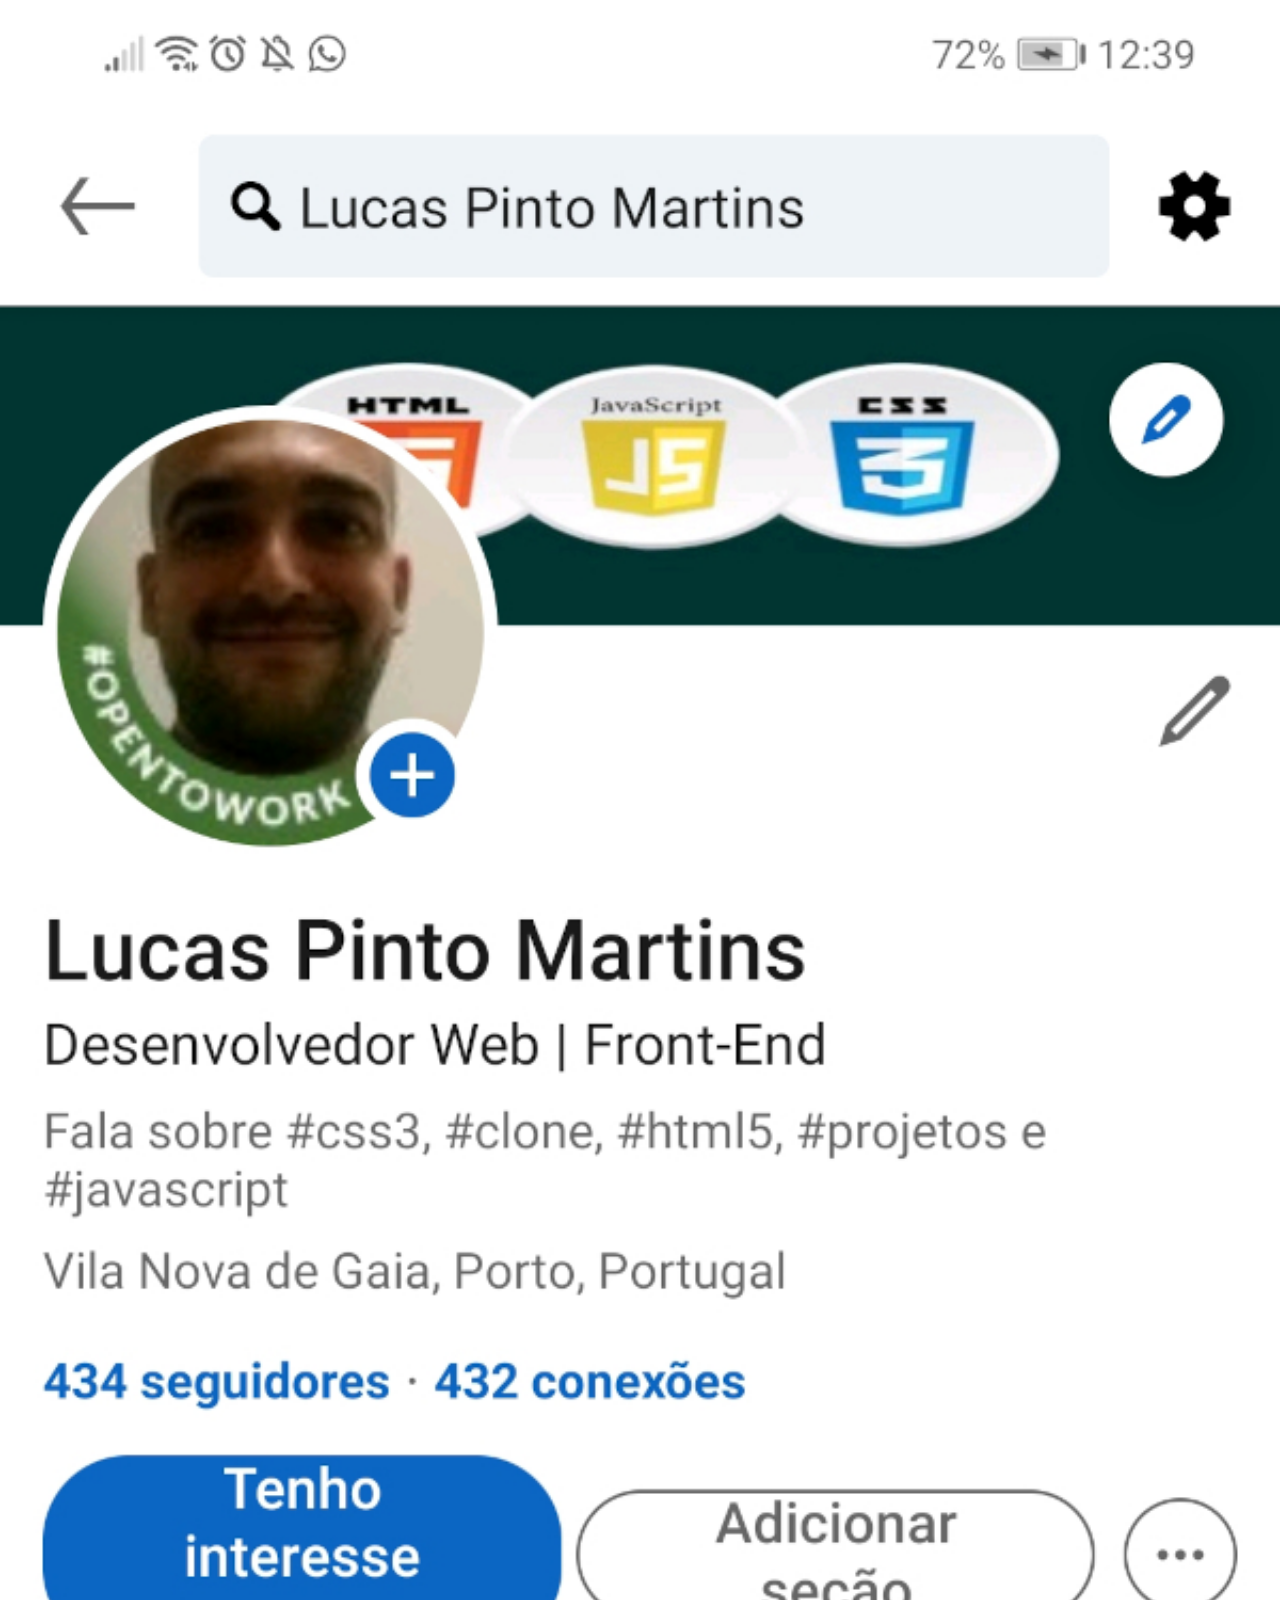
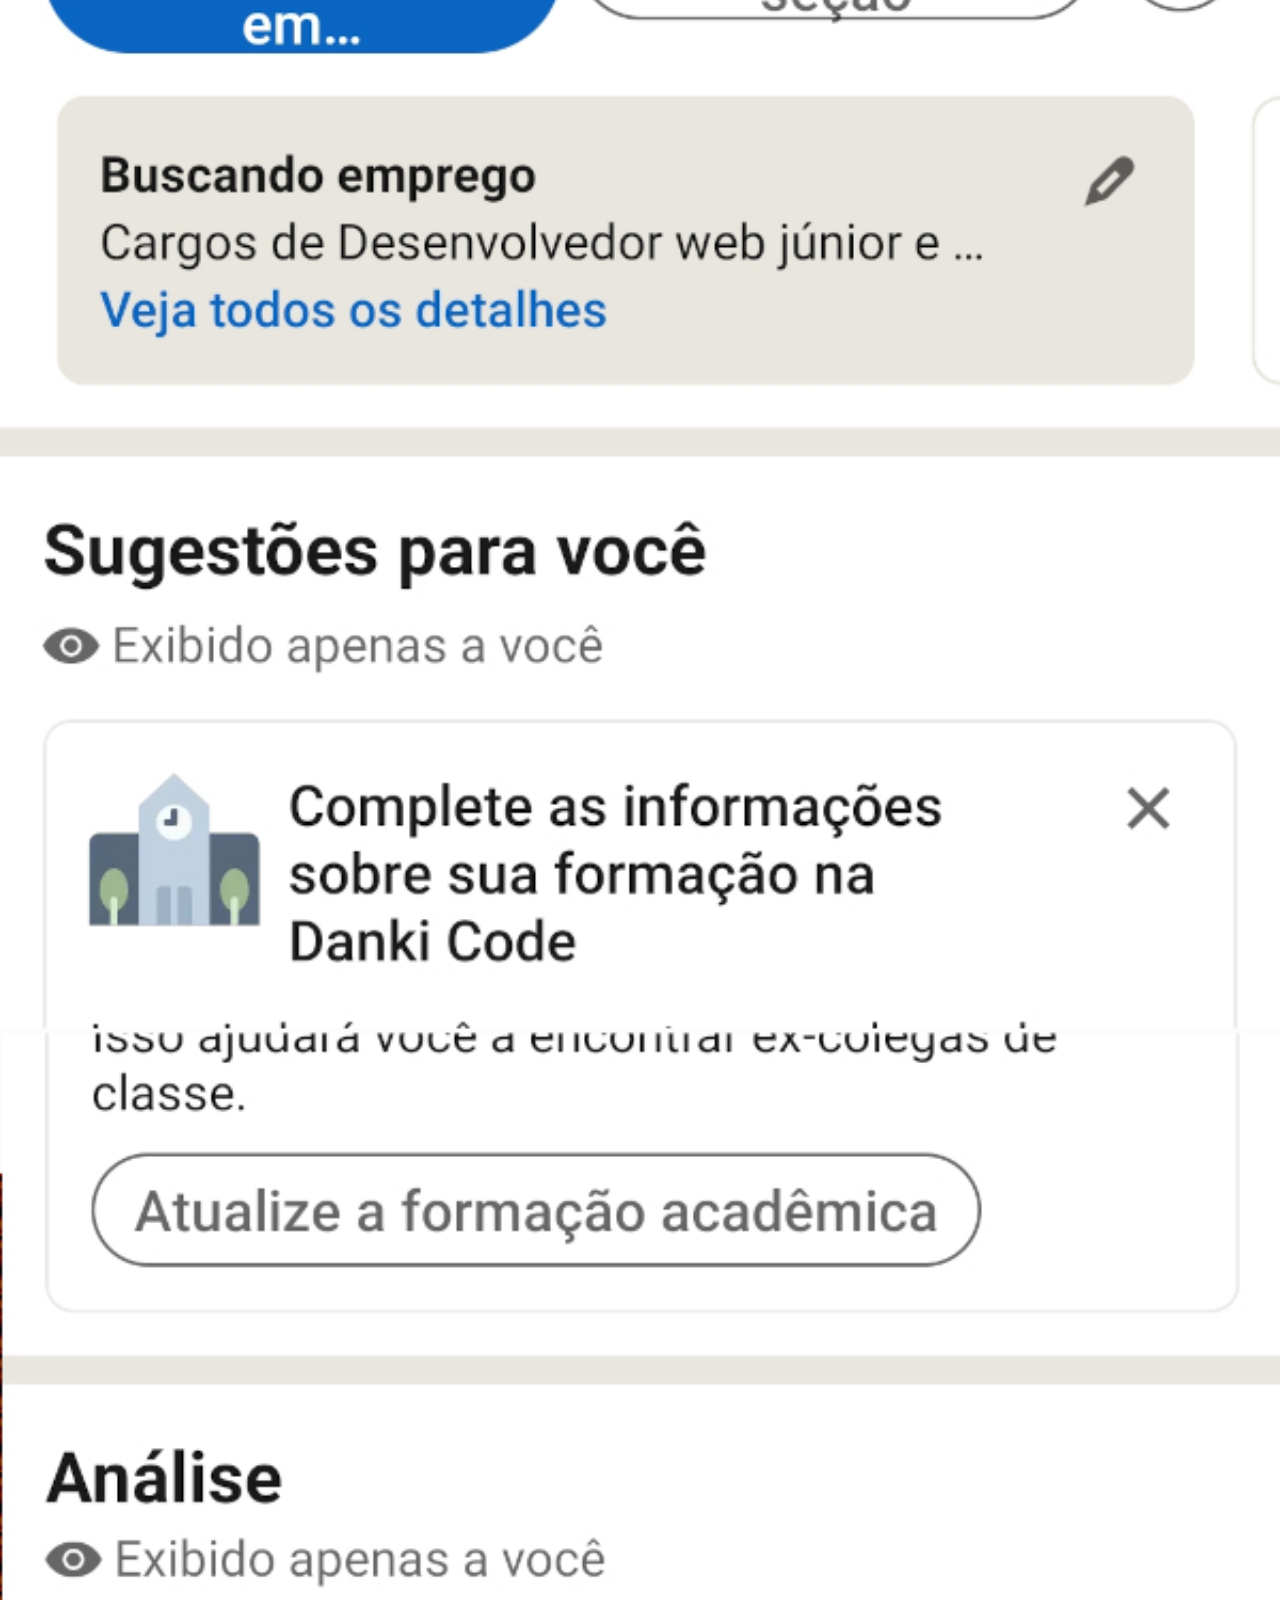
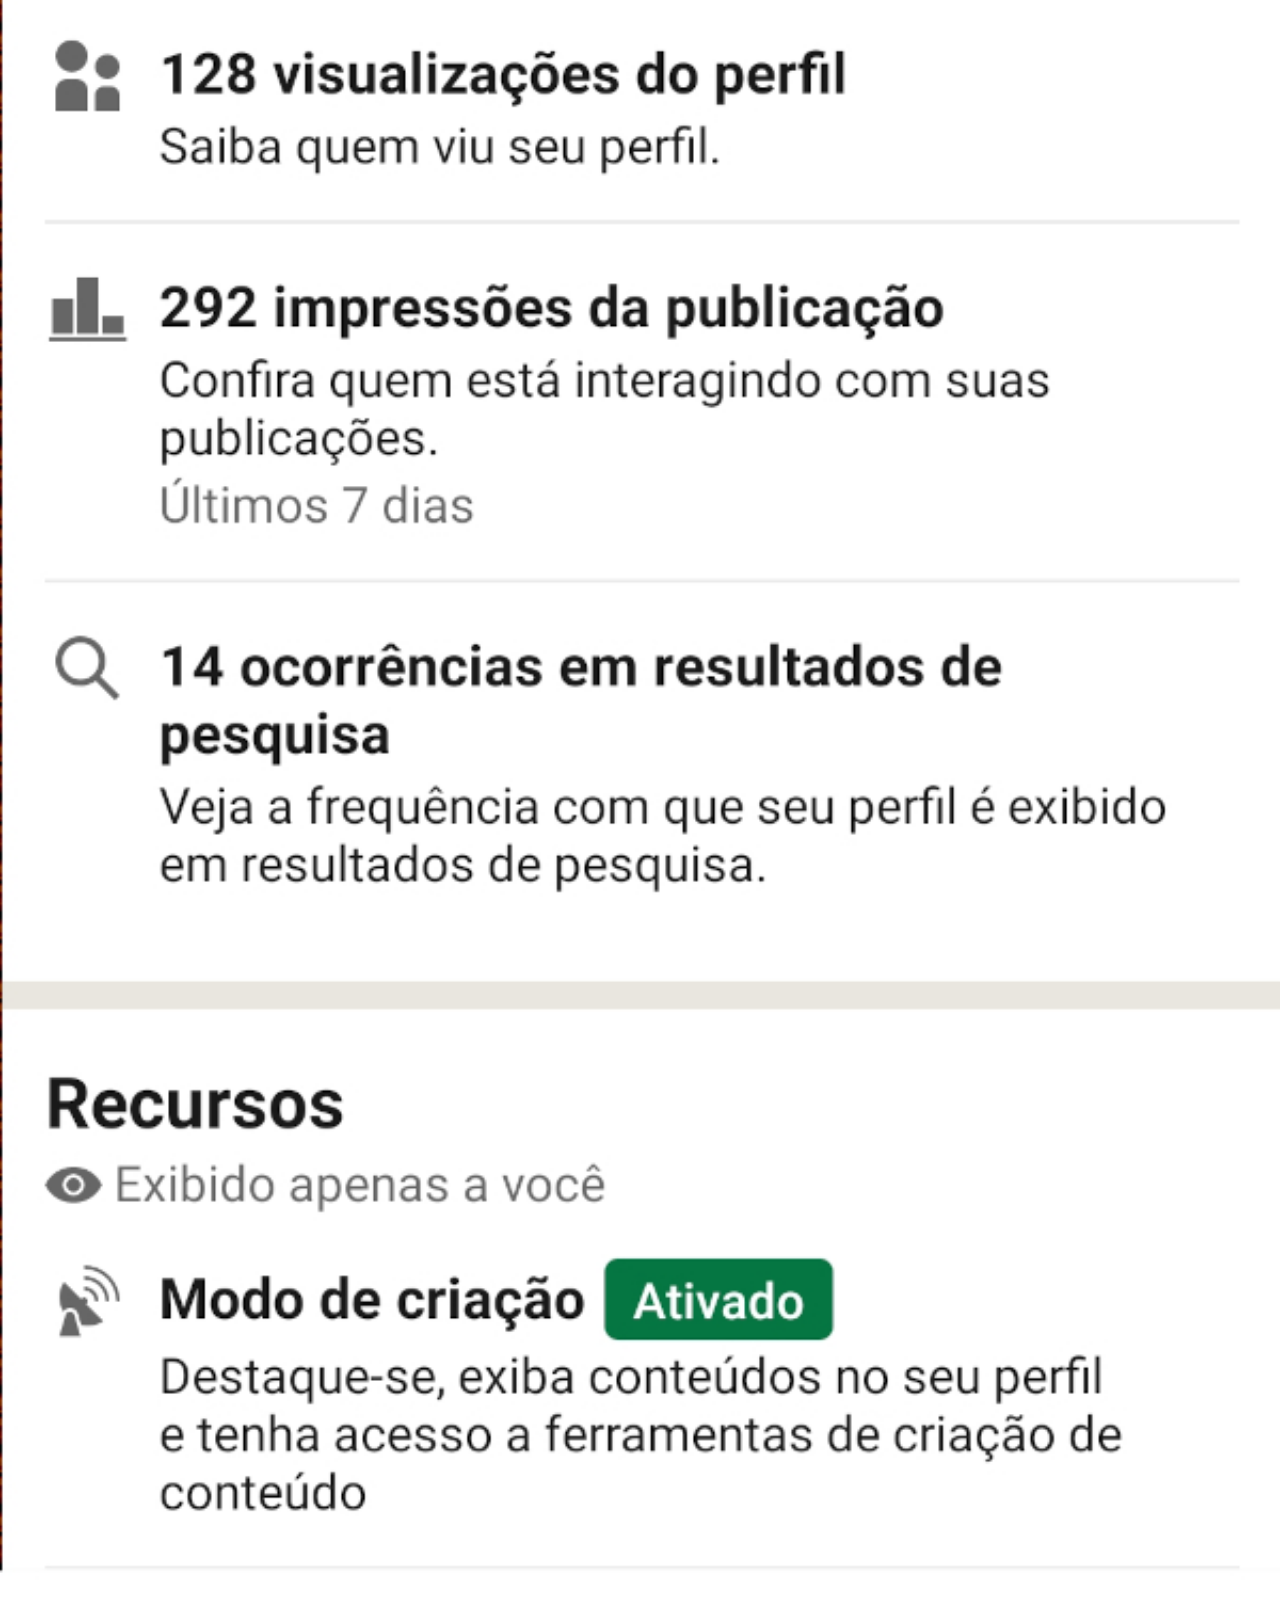
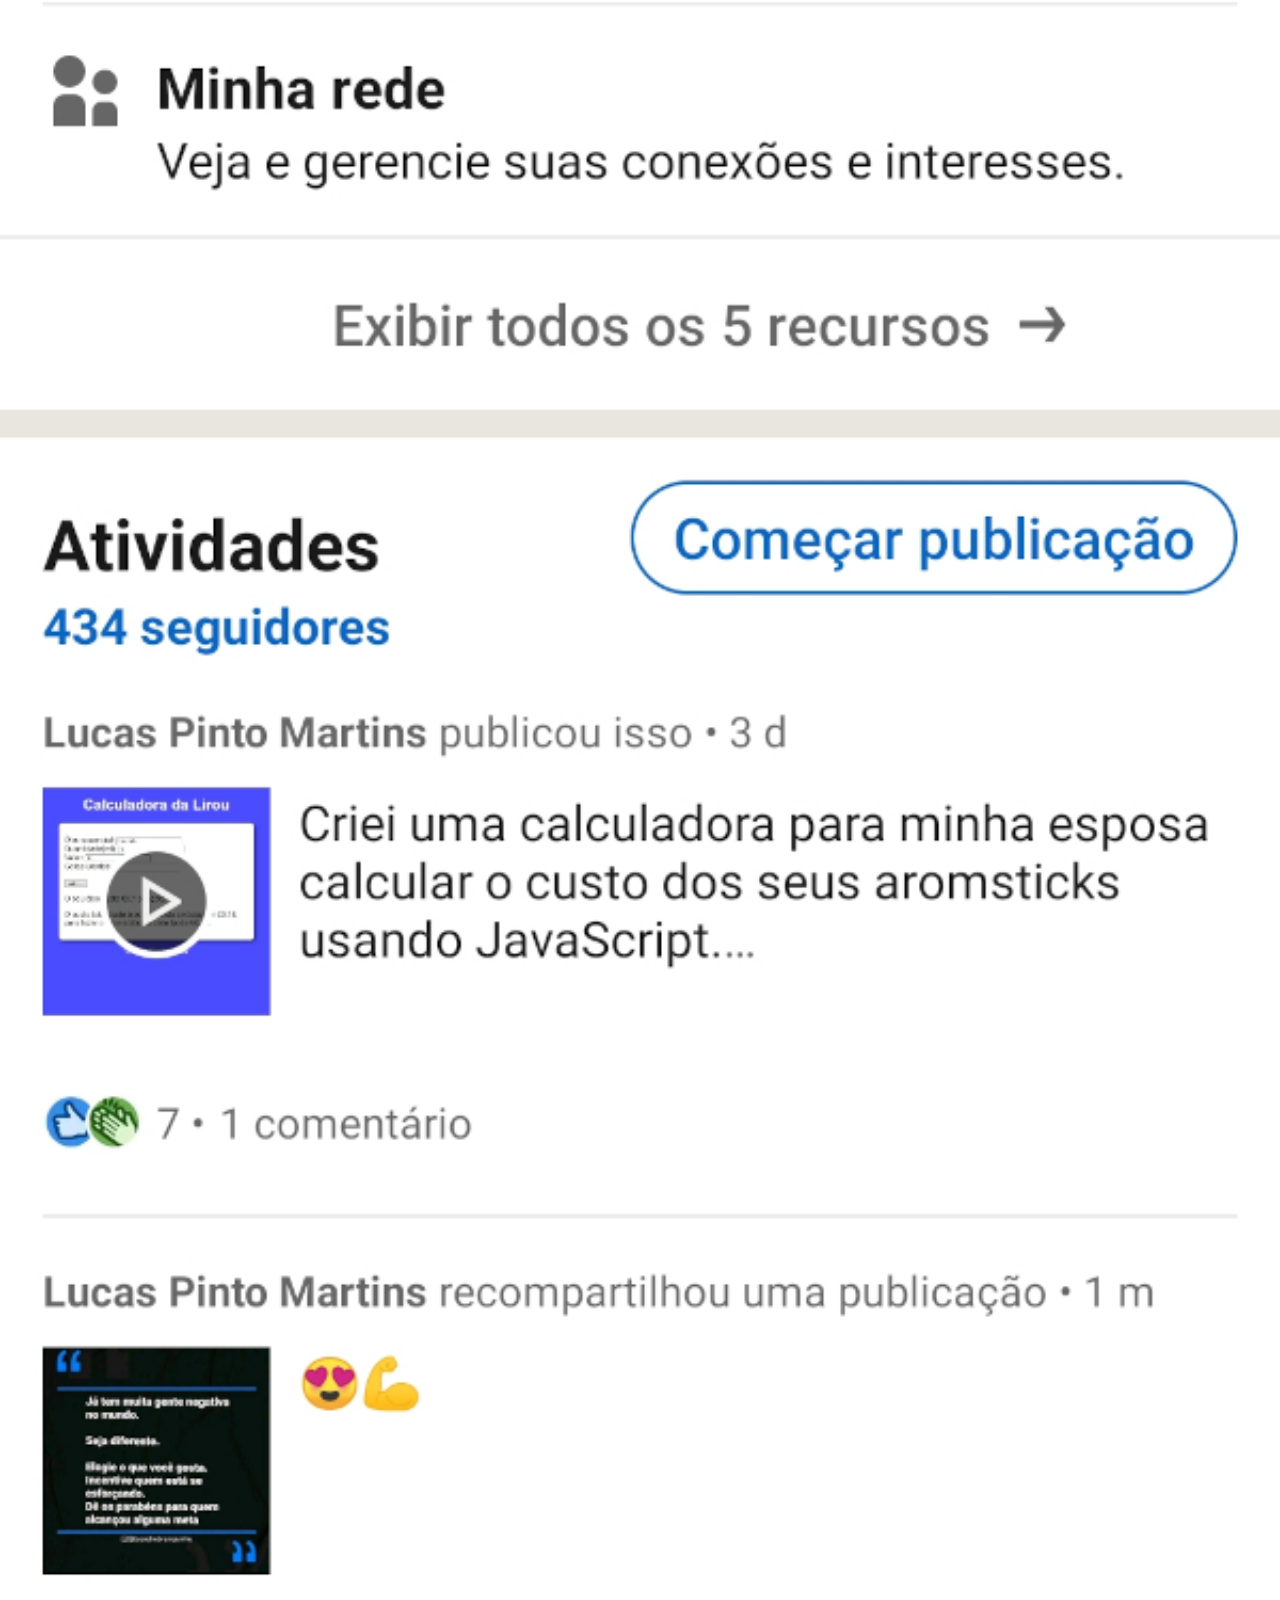
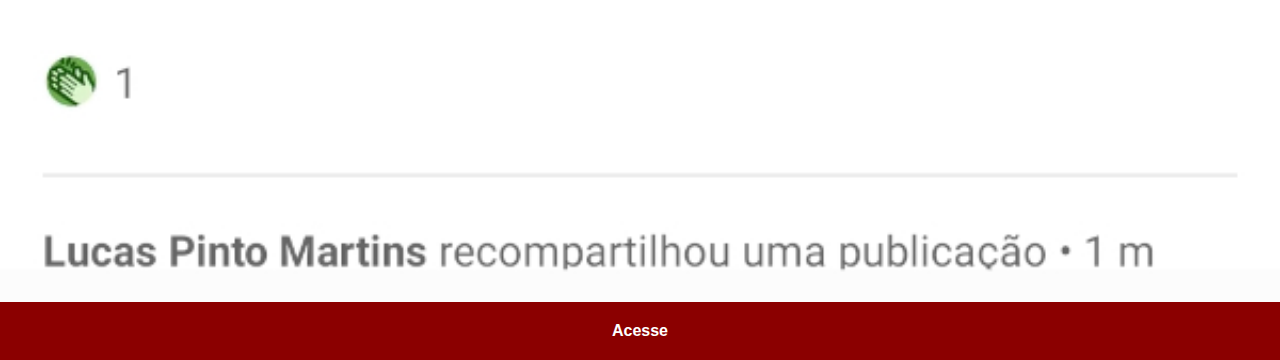
<file: linkedin.html>
<!DOCTYPE html>
<html lang="pt-br">
<head>
    <meta charset="UTF-8">
    <meta http-equiv="X-UA-Compatible" content="IE=edge">
    <meta name="viewport" content="width=device-width, initial-scale=1.0">
    <title>Linkedin</title>
    <link rel="stylesheet" href="estilos/social.css">
</head>
<body>
    <img src="imagens/tela-linkedin.jpg" alt="Linkedin">
    <a href="https://www.linkedin.com/in/lucas-pinto-martins-1566051a5/" target="_blank">Acesse</a>
</body>
</html>
</file>
<file: estilos/style.css>
@charset "utf-8";

*{
    margin: 0px;
    padding: 0px;
    font-family: Arial, Helvetica, sans-serif;
}

/*Esconde as barras de rolagem*/
::-webkit-scrollbar{
    width: 0px;
    height: 0px;
}

html, body{
    height: 100vh;
    width: 100vw;
}

body{
    background: url(../imagens/fundo-madeira.jpg) no-repeat top center;
    background-attachment: fixed;
    background-size: 100vw 100vh;
    overflow: hidden;
}

main{
    position: relative;
    height: 100vh;
}

section:nth-of-type(1){
    position: absolute;
    /*top: calc(50% - 313.5px);
    left: calc(50% - 155.5px);*/
    top: 50%;
    left: 50%;
    transform: translate(-50%, -50%);
    width: 311px;
    height: 627px;
    background:url(../imagens/frame-iphone.png) no-repeat;
    background-size: 100% 100%;
}

iframe{
    position: relative;
    top: 80px;
    left: 21.5px;
    width: 267px;
    height: 471px;
}

section:nth-of-type(2){
    text-align: right;
}

section:nth-of-type(2) img{
    width: 50px;
    border-radius: 50%;
    margin: 10px;
    box-shadow: 2px 2px 5px rgba(0, 0, 0, 0.447);
    box-sizing: border-box;
}

section:nth-of-type(2) img:hover{
    border: 3px solid rgba(255, 255, 255, 0.693);
    transform: translate(-3px, -3px);
    box-shadow: 5px 5px 10px rgba(0, 0, 0, 0.618);
    transition: transform 0.5s;
}

@media screen and (max-height: 600px){
    body{
        overflow: auto;
    }

    section:nth-of-type(1){
        top: 315px;
    }
}

/*section:nth-of-type(2){
    background-color: green;
    width: 50px;
    height: 50px;
}*/
</file>
<file: estilos/social.css>
@charset "UTF-8";

*{
    margin: 0px;
    padding: 0px;
    font-family: Arial, Helvetica, sans-serif;
}

body{
    height: 100vh;
}

::-webkit-scrollbar{
    width: 0px;
    height: 0px;
}

img{
    width: 100vw;
}

a{
    display: block;
    position: relative;
    text-align: center;
    font-weight: bolder;
    background-color: darkred;
    color: white;
    text-decoration: none;
    padding: 20px;
    top: -4.5px;
}

a:hover{
    background-color: red;
}
</file>
